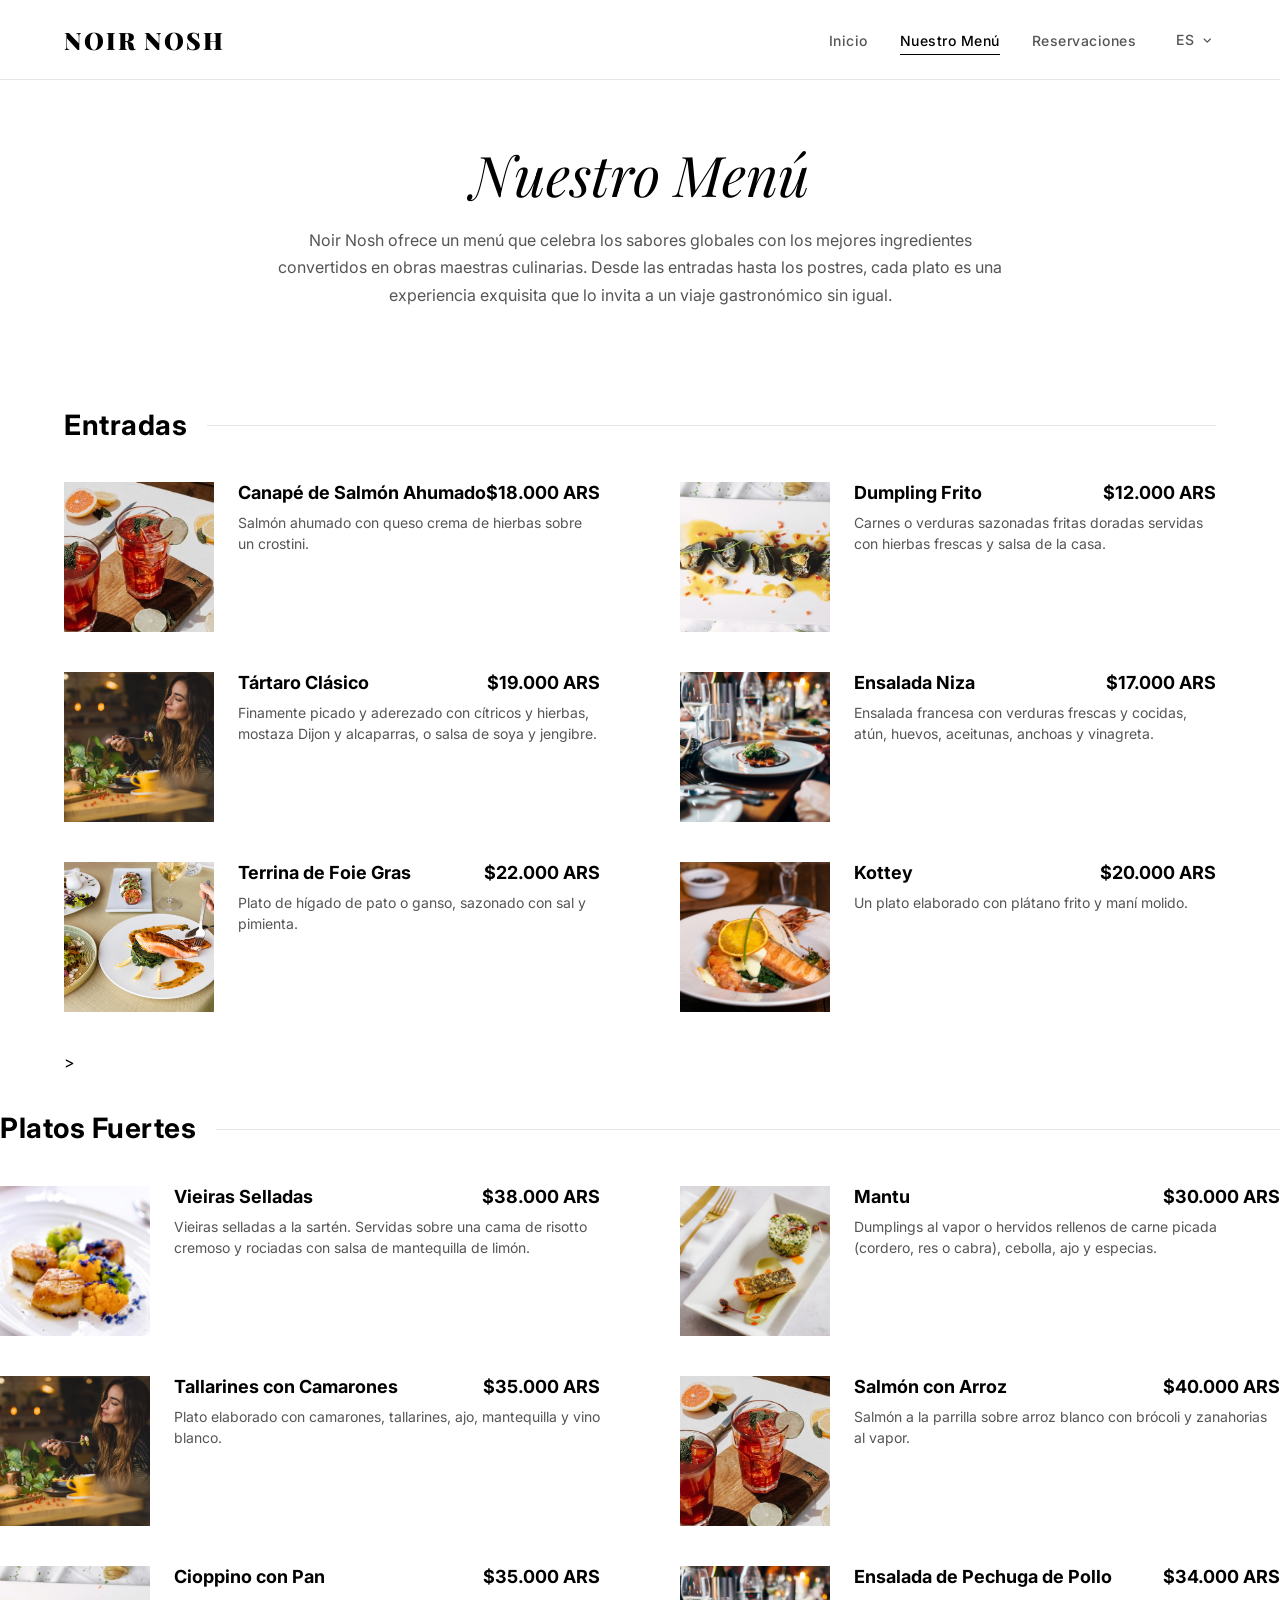
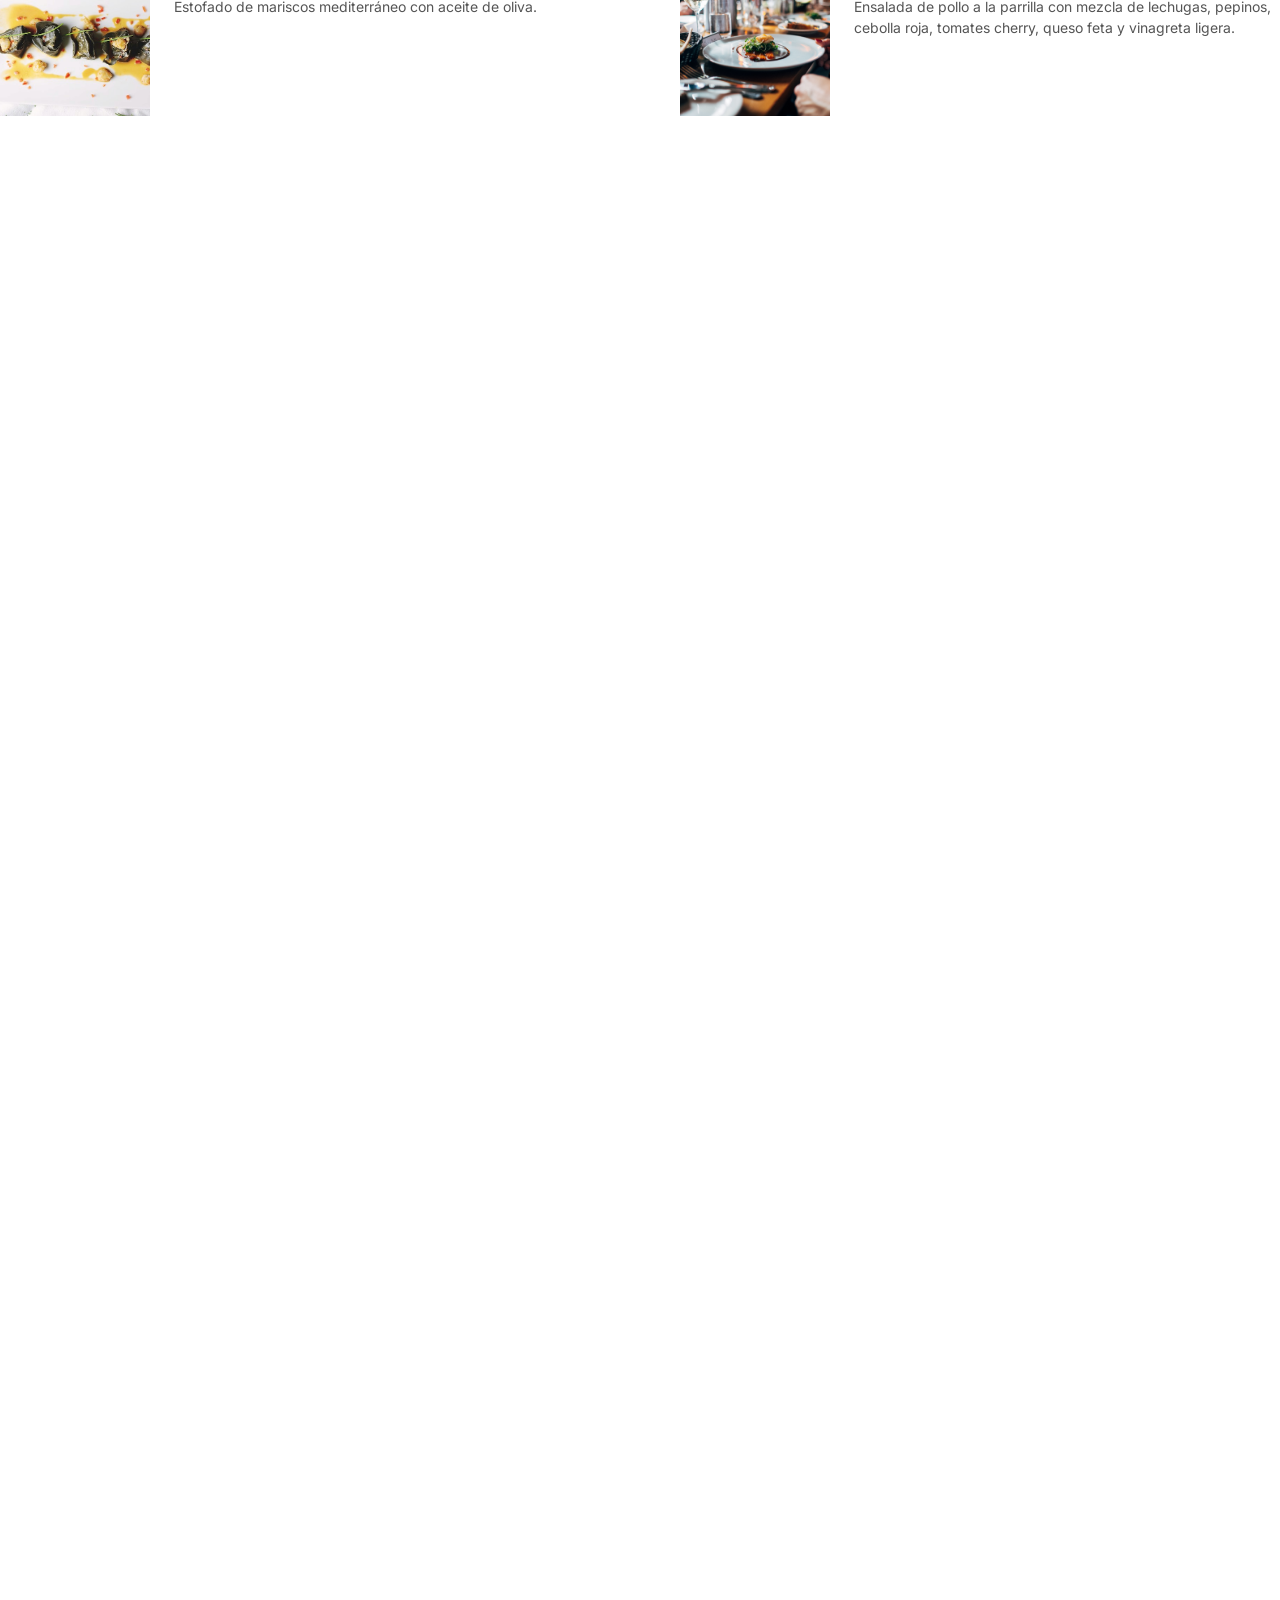
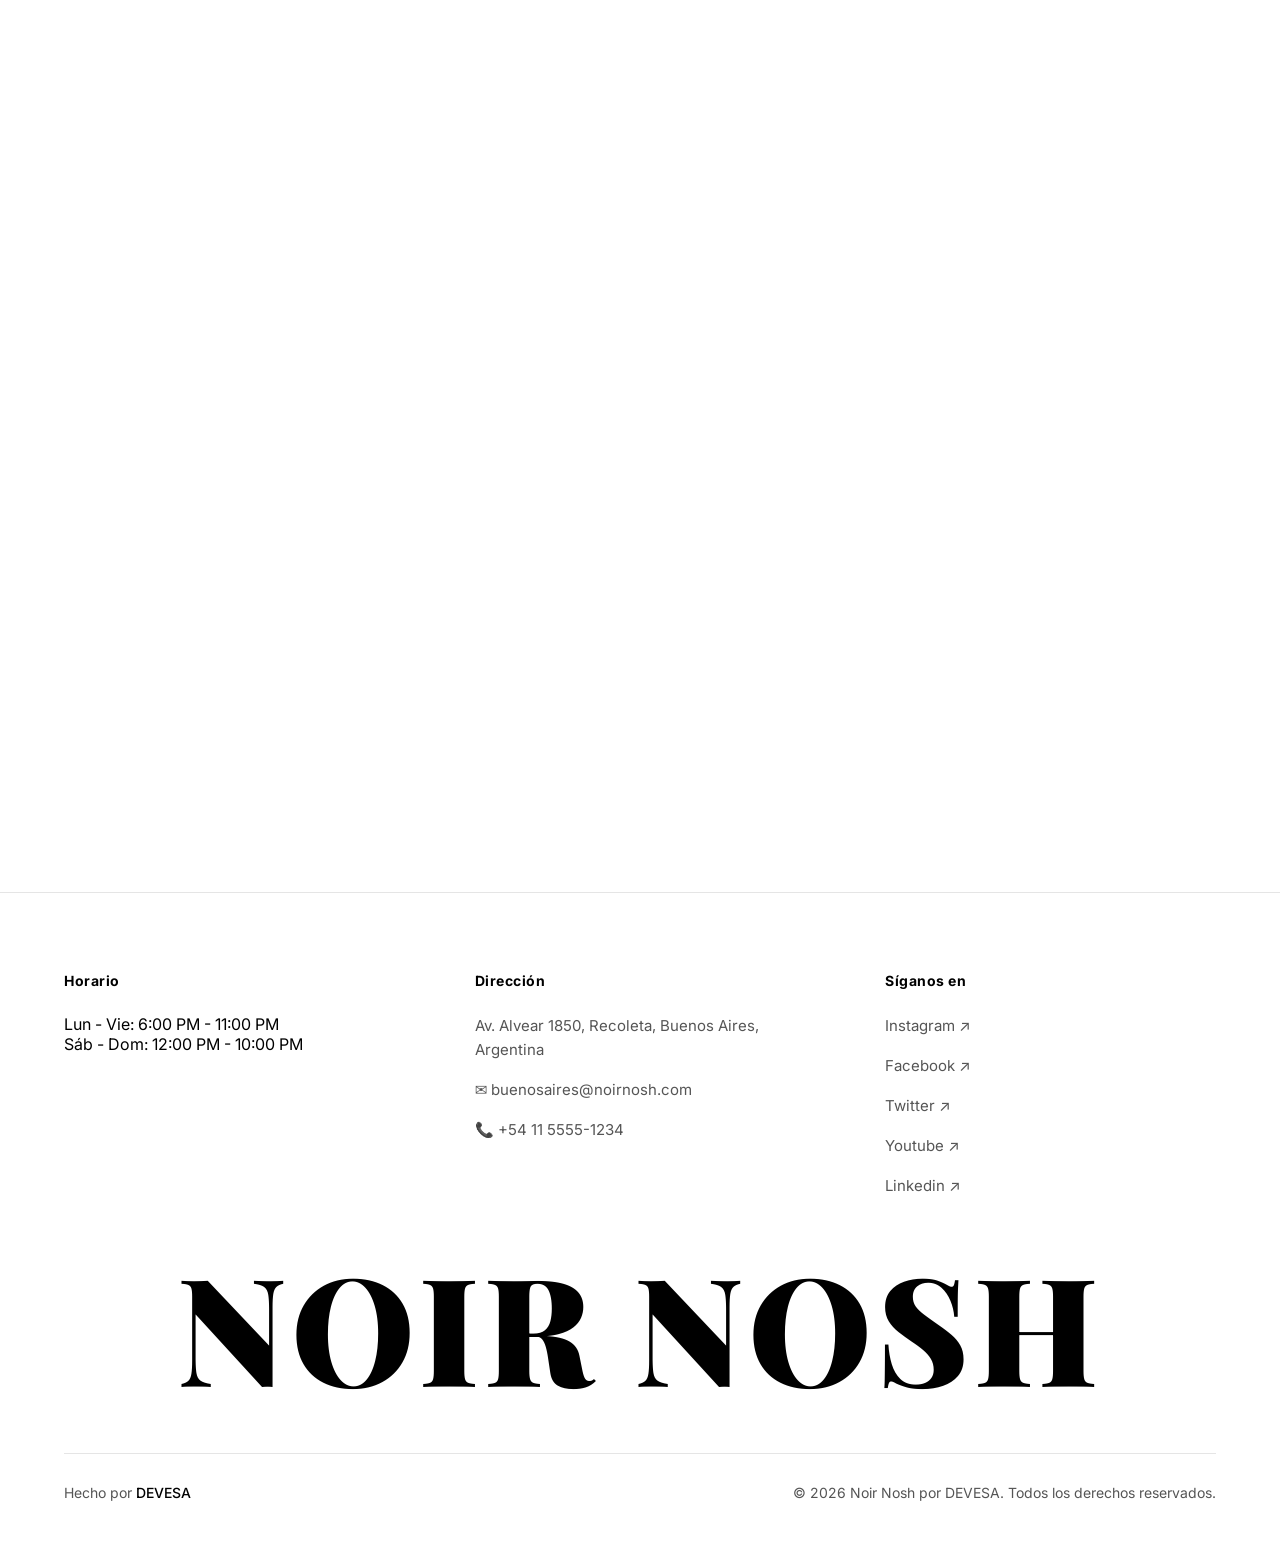
<file: menu.html>
<!DOCTYPE html>
<html lang="es">
<head>
    <meta charset="UTF-8">
    <meta name="viewport" content="width=device-width, initial-scale=1.0">
    <title data-i18n="title_menu">Nuestro Menú - Noir Nosh</title>
    <meta name="description" content="Eleve la presencia en línea de su restaurante con Noir Nosh. Diseñado para establecimientos de alta cocina, combina sofisticación y funcionalidad.">
    <!-- FontAwesome for icons -->
    <link rel="stylesheet" href="https://cdnjs.cloudflare.com/ajax/libs/font-awesome/6.4.0/css/all.min.css">
    <link rel="stylesheet" href="css/style.css">
</head>
<body>

    <!-- Header / Navigation -->
    <header>
        <div class="container nav-container">
            <a href="index.html" class="logo">NOIR NOSH</a>
            
            <button class="hamburger" aria-label="Toggle navigation">
                <span></span>
                <span></span>
                <span></span>
            </button>
            
            <ul class="nav-menu">
                <li><a href="index.html" class="nav-link" data-i18n="nav_home">Inicio</a></li>
                <li><a href="menu.html" class="nav-link active" data-i18n="nav_menu">Nuestro Menú</a></li>
                <li><a href="reservation.html" class="nav-link" data-i18n="nav_reservation">Reservaciones</a></li>
                <li class="nav-lang">
                    <div class="lang-select-wrapper">
                        <select class="lang-select" aria-label="Cambiar idioma">
                            <option value="es" selected>ES</option>
                            <option value="en">EN</option>
                            <option value="fr">FR</option>
                        </select>
                    </div>
                </li>
            </ul>
        </div>
    </header>

    <!-- Menu Header -->
    <section class="menu-header">
        <div class="container reveal">
            <h1 class="font-serif-italic" data-i18n="menu_header_title">Nuestro Menú</h1>
            <p data-i18n="menu_header_desc">Noir Nosh ofrece un menú que celebra los sabores globales con los mejores ingredientes convertidos en obras maestras culinarias. Desde las entradas hasta los postres, cada plato es una experiencia exquisita que lo invita a un viaje gastronómico sin igual.</p>
        </div>
    </section>

    <!-- Menu List Categories -->
    <section class="menu-section" style="padding-bottom: 100px;">
        <div class="container">
                 <!-- Category: Appetizers -->
            <div class="menu-category-section reveal">
                <div class="menu-section-header">
                    <h2 data-i18n="category_appetizers">Entradas</h2>
                    <div class="line"></div>
                </div>
                <div class="menu-grid">
                    
                    <div class="menu-item-card">
                        <div class="menu-item-image-wrapper">
                            <img src="images/4T03vWnvrIfoCBq28NkWT01x0.jpg" alt="Smoked Salmon Canapé" class="menu-item-img">
                        </div>
                        <div class="menu-item-info">
                            <div class="menu-item-header">
                                <h3 class="menu-item-title" data-i18n="dish_salmon_canape_name">Canapé de Salmón Ahumado</h3>
                                <span class="menu-item-price" data-i18n="price_salmon_canape">$18.000 ARS</span>
                            </div>
                            <p class="menu-item-desc" data-i18n="dish_salmon_canape_desc">Salmón ahumado con queso crema de hierbas sobre un crostini.</p>
                        </div>
                    </div>

                    <div class="menu-item-card">
                        <div class="menu-item-image-wrapper">
                            <img src="images/6HF2sMv0DgWZmvNeXb5ptt6c6Lo.jpg" alt="Fried Dumpling" class="menu-item-img">
                        </div>
                        <div class="menu-item-info">
                            <div class="menu-item-header">
                                <h3 class="menu-item-title" data-i18n="dish_fried_dumpling_name">Dumpling Frito</h3>
                                <span class="menu-item-price" data-i18n="price_dumpling">$12.000 ARS</span>
                            </div>
                            <p class="menu-item-desc" data-i18n="dish_fried_dumpling_desc">Carnes o verduras sazonadas fritas doradas servidas con hierbas frescas y salsa de la casa.</p>
                        </div>
                    </div>

                    <div class="menu-item-card">
                        <div class="menu-item-image-wrapper">
                            <img src="images/pIYH6MPP6NNM5aFZhv4HYXlANo.jpg" alt="Classic Tartare" class="menu-item-img">
                        </div>
                        <div class="menu-item-info">
                            <div class="menu-item-header">
                                <h3 class="menu-item-title" data-i18n="dish_classic_tartare_name">Tártaro Clásico</h3>
                                <span class="menu-item-price" data-i18n="price_tartare">$19.000 ARS</span>
                            </div>
                            <p class="menu-item-desc" data-i18n="dish_classic_tartare_desc">Finamente picado y aderezado con cítricos y hierbas, mostaza Dijon y alcaparras, o salsa de soya y jengibre.</p>
                        </div>
                    </div>

                    <div class="menu-item-card">
                        <div class="menu-item-image-wrapper">
                            <img src="images/yk6IXk6ogrIs9xGHSmCtthaJklg.jpg" alt="Niçoise Salad" class="menu-item-img">
                        </div>
                        <div class="menu-item-info">
                            <div class="menu-item-header">
                                <h3 class="menu-item-title" data-i18n="dish_nicoise_salad_name">Ensalada Niza</h3>
                                <span class="menu-item-price" data-i18n="price_nicoise">$17.000 ARS</span>
                            </div>
                            <p class="menu-item-desc" data-i18n="dish_nicoise_salad_desc">Ensalada francesa con verduras frescas y cocidas, atún, huevos, aceitunas, anchoas y vinagreta.</p>
                        </div>
                    </div>

                    <div class="menu-item-card">
                        <div class="menu-item-image-wrapper">
                            <img src="images/VvahEdOue94NRjRUKCjucD2I5Q.jpg" alt="Foie Gras Terrine" class="menu-item-img">
                        </div>
                        <div class="menu-item-info">
                            <div class="menu-item-header">
                                <h3 class="menu-item-title" data-i18n="dish_foie_gras_name">Terrina de Foie Gras</h3>
                                <span class="menu-item-price" data-i18n="price_foie_gras">$22.000 ARS</span>
                            </div>
                            <p class="menu-item-desc" data-i18n="dish_foie_gras_desc">Plato de hígado de pato o ganso, sazonado con sal y pimienta.</p>
                        </div>
                    </div>

                    <div class="menu-item-card">
                        <div class="menu-item-image-wrapper">
                            <img src="images/9YjsS33xD85j2DD6v7vxYzrFpq8.jpg" alt="Kottey" class="menu-item-img">
                        </div>
                        <div class="menu-item-info">
                            <div class="menu-item-header">
                                <h3 class="menu-item-title" data-i18n="dish_kottey_name">Kottey</h3>
                                <span class="menu-item-price" data-i18n="price_kottey">$20.000 ARS</span>
                            </div>
                            <p class="menu-item-desc" data-i18n="dish_kottey_desc">Un plato elaborado con plátano frito y maní molido.</p>
                        </div>
                    </div>
                </div>
            </div>>
            </div>

            <!-- Category: Main Courses -->
            <div class="menu-category-section reveal" style="transition-delay: 0.1s;">
                <div class="menu-section-header">
                    <h2 data-i18n="category_mains">Platos Fuertes</h2>
                    <div class="line"></div>
                </div>
                <div class="menu-grid">
                    
                    <div class="menu-item-card">
                        <div class="menu-item-image-wrapper">
                            <img src="images/Bk5Fd6WVtu5OK6dddjnILglzcU.jpg" alt="Seared Scallops" class="menu-item-img">
                        </div>
                        <div class="menu-item-info">
                            <div class="menu-item-header">
                                <h3 class="menu-item-title" data-i18n="dish_seared_scallops_name">Vieiras Selladas</h3>
                                <span class="menu-item-price" data-i18n="price_scallops">$38.000 ARS</span>
                            </div>
                            <p class="menu-item-desc" data-i18n="dish_seared_scallops_desc">Vieiras selladas a la sartén. Servidas sobre una cama de risotto cremoso y rociadas con salsa de mantequilla de limón.</p>
                        </div>
                    </div>

                    <div class="menu-item-card">
                        <div class="menu-item-image-wrapper">
                            <img src="images/HloR5YFXogDNUIVJRezZUEbP4Y.jpg" alt="Mantu" class="menu-item-img">
                        </div>
                        <div class="menu-item-info">
                            <div class="menu-item-header">
                                <h3 class="menu-item-title" data-i18n="dish_mantu_name">Mantu</h3>
                                <span class="menu-item-price" data-i18n="price_mantu">$30.000 ARS</span>
                            </div>
                            <p class="menu-item-desc" data-i18n="dish_mantu_desc">Dumplings al vapor o hervidos rellenos de carne picada (cordero, res o cabra), cebolla, ajo y especias.</p>
                        </div>
                    </div>

                    <div class="menu-item-card">
                        <div class="menu-item-image-wrapper">
                            <img src="images/pIYH6MPP6NNM5aFZhv4HYXlANo.jpg" alt="Shrimp Noodles" class="menu-item-img">
                        </div>
                        <div class="menu-item-info">
                            <div class="menu-item-header">
                                <h3 class="menu-item-title" data-i18n="dish_shrimp_noodles_name">Tallarines con Camarones</h3>
                                <span class="menu-item-price" data-i18n="price_shrimp">$35.000 ARS</span>
                            </div>
                            <p class="menu-item-desc" data-i18n="dish_shrimp_noodles_desc">Plato elaborado con camarones, tallarines, ajo, mantequilla y vino blanco.</p>
                        </div>
                    </div>

                    <div class="menu-item-card">
                        <div class="menu-item-image-wrapper">
                            <img src="images/4T03vWnvrIfoCBq28NkWT01x0.jpg" alt="Salmon and Rice" class="menu-item-img">
                        </div>
                        <div class="menu-item-info">
                            <div class="menu-item-header">
                                <h3 class="menu-item-title" data-i18n="dish_salmon_rice_name">Salmón con Arroz</h3>
                                <span class="menu-item-price" data-i18n="price_salmon_rice">$40.000 ARS</span>
                            </div>
                            <p class="menu-item-desc" data-i18n="dish_salmon_rice_desc">Salmón a la parrilla sobre arroz blanco con brócoli y zanahorias al vapor.</p>
                        </div>
                    </div>

                    <div class="menu-item-card">
                        <div class="menu-item-image-wrapper">
                            <img src="images/6HF2sMv0DgWZmvNeXb5ptt6c6Lo.jpg" alt="Cioppino with Bread" class="menu-item-img">
                        </div>
                        <div class="menu-item-info">
                            <div class="menu-item-header">
                                <h3 class="menu-item-title" data-i18n="dish_cioppino_name">Cioppino con Pan</h3>
                                <span class="menu-item-price" data-i18n="price_cioppino">$35.000 ARS</span>
                            </div>
                            <p class="menu-item-desc" data-i18n="dish_cioppino_desc">Estofado de mariscos mediterráneo con aceite de oliva.</p>
                        </div>
                    </div>

                    <div class="menu-item-card">
                        <div class="menu-item-image-wrapper">
                            <img src="images/yk6IXk6ogrIs9xGHSmCtthaJklg.jpg" alt="Chicken Breast Salad" class="menu-item-img">
                        </div>
                        <div class="menu-item-info">
                            <div class="menu-item-header">
                                <h3 class="menu-item-title" data-i18n="dish_chicken_salad_name">Ensalada de Pechuga de Pollo</h3>
                                <span class="menu-item-price" data-i18n="price_chicken_salad">$34.000 ARS</span>
                            </div>
                            <p class="menu-item-desc" data-i18n="dish_chicken_salad_desc">Ensalada de pollo a la parrilla con mezcla de lechugas, pepinos, cebolla roja, tomates cherry, queso feta y vinagreta ligera.</p>
                        </div>
                    </div>
                </div>
            </div>

            <!-- Category: Vegetarian Delights -->
            <div class="menu-category-section reveal" style="transition-delay: 0.1s;">
                <div class="menu-section-header">
                    <h2 data-i18n="category_veggie">Delicias Vegetarianas</h2>
                    <div class="line"></div>
                </div>
                <div class="menu-grid">
                    
                    <div class="menu-item-card">
                        <div class="menu-item-image-wrapper">
                            <img src="images/IXq5urAEeB5NSgi4i2kqZcjFQ.jpg" alt="Avocado Toast with Blueberries" class="menu-item-img">
                        </div>
                        <div class="menu-item-info">
                            <div class="menu-item-header">
                                <h3 class="menu-item-title" data-i18n="dish_avocado_toast_name">Tostada de Aguacate con Arándanos</h3>
                                <span class="menu-item-price" data-i18n="price_avocado_toast">$18.000 ARS</span>
                            </div>
                            <p class="menu-item-desc" data-i18n="dish_avocado_toast_desc">Pan integral tostado con aguacate suave y compota vibrante de arándanos y limón. Espolvoreado con semillas de girasol.</p>
                        </div>
                    </div>

                    <div class="menu-item-card">
                        <div class="menu-item-image-wrapper">
                            <img src="images/yk6IXk6ogrIs9xGHSmCtthaJklg.jpg" alt="Green Salad" class="menu-item-img">
                        </div>
                        <div class="menu-item-info">
                            <div class="menu-item-header">
                                <h3 class="menu-item-title" data-i18n="dish_green_salad_name">Ensalada Verde</h3>
                                <span class="menu-item-price" data-i18n="price_green_salad">$16.000 ARS</span>
                            </div>
                            <p class="menu-item-desc" data-i18n="dish_green_salad_desc">Mezcla de hojas verdes como lechuga, espinaca y col rizada.</p>
                        </div>
                    </div>

                    <div class="menu-item-card">
                        <div class="menu-item-image-wrapper">
                            <img src="images/4T03vWnvrIfoCBq28NkWT01x0.jpg" alt="Corn Cob" class="menu-item-img">
                        </div>
                        <div class="menu-item-info">
                            <div class="menu-item-header">
                                <h3 class="menu-item-title" data-i18n="dish_corn_cob_name">Mazorca de Maíz</h3>
                                <span class="menu-item-price" data-i18n="price_corn_cob">$15.000 ARS</span>
                            </div>
                            <p class="menu-item-desc" data-i18n="dish_corn_cob_desc">Maíz en brocheta con una mezcla colorida de paprika, puerro, cebolla roja y salsa cremosa.</p>
                        </div>
                    </div>

                    <div class="menu-item-card">
                        <div class="menu-item-image-wrapper">
                            <img src="images/6HF2sMv0DgWZmvNeXb5ptt6c6Lo.jpg" alt="Tomato Pesto Pasta" class="menu-item-img">
                        </div>
                        <div class="menu-item-info">
                            <div class="menu-item-header">
                                <h3 class="menu-item-title" data-i18n="dish_tomato_pasta_name">Pasta con Pesto de Tomate</h3>
                                <span class="menu-item-price" data-i18n="price_tomato_pasta">$25.000 ARS</span>
                            </div>
                            <p class="menu-item-desc" data-i18n="dish_tomato_pasta_desc">Pasta al dente mezclada con pesto de albahaca aromático, adornada con rodajas de tomate fresco maduro.</p>
                        </div>
                    </div>

                    <div class="menu-item-card">
                        <div class="menu-item-image-wrapper">
                            <img src="images/pIYH6MPP6NNM5aFZhv4HYXlANo.jpg" alt="Green Veggie Cauliflower" class="menu-item-img">
                        </div>
                        <div class="menu-item-info">
                            <div class="menu-item-header">
                                <h3 class="menu-item-title" data-i18n="dish_cauliflower_name">Coliflor con Verduras Verdes</h3>
                                <span class="menu-item-price" data-i18n="price_cauliflower">$22.000 ARS</span>
                            </div>
                            <p class="menu-item-desc" data-i18n="dish_cauliflower_desc">Coliflor tierna mezclada con una variedad de verduras verdes vibrantes, sazonada a la perfección.</p>
                        </div>
                    </div>

                    <div class="menu-item-card">
                        <div class="menu-item-image-wrapper">
                            <img src="images/VvahEdOue94NRjRUKCjucD2I5Q.jpg" alt="Vegan Sandwich" class="menu-item-img">
                        </div>
                        <div class="menu-item-info">
                            <div class="menu-item-header">
                                <h3 class="menu-item-title" data-i18n="dish_vegan_sandwich_name">Sándwich Vegano</h3>
                                <span class="menu-item-price" data-i18n="price_vegan_sandwich">$20.000 ARS</span>
                            </div>
                            <p class="menu-item-desc" data-i18n="dish_vegan_sandwich_desc">Mayonesa sriracha picante combinada con col crujiente y pepino fresco en pan de masa madre tostado.</p>
                        </div>
                    </div>
                </div>
            </div>

            <!-- Category: Dessert Ateliers -->
            <div class="menu-category-section reveal" style="transition-delay: 0.1s;">
                <div class="menu-section-header">
                    <h2 data-i18n="category_dessert">Postres</h2>
                    <div class="line"></div>
                </div>
                <div class="menu-grid">
                    
                    <div class="menu-item-card">
                        <div class="menu-item-image-wrapper">
                            <img src="images/i4DELa3voyVOmRCMgX7CZ4m6dg.jpg" alt="Strawberry Mille-Feuille" class="menu-item-img">
                        </div>
                        <div class="menu-item-info">
                            <div class="menu-item-header">
                                <h3 class="menu-item-title" data-i18n="dish_mille_feuille_name">Milhojas de Fresa</h3>
                                <span class="menu-item-price" data-i18n="price_mille_feuille">$14.000 ARS</span>
                            </div>
                            <p class="menu-item-desc" data-i18n="dish_mille_feuille_desc">Capas de hojaldre crujiente, crema de vainilla y fresas frescas que armonizan en una danza decadente.</p>
                        </div>
                    </div>

                    <div class="menu-item-card">
                        <div class="menu-item-image-wrapper">
                            <img src="images/5m9FMGGuU6tLOEu2EklkFZW0UNc.jpg" alt="Fruit Parfait" class="menu-item-img">
                        </div>
                        <div class="menu-item-info">
                            <div class="menu-item-header">
                                <h3 class="menu-item-title" data-i18n="dish_fruit_parfait_name">Parfait de Frutas</h3>
                                <span class="menu-item-price" data-i18n="price_fruit_parfait">$12.000 ARS</span>
                            </div>
                            <p class="menu-item-desc" data-i18n="dish_fruit_parfait_desc">Postre en capas elaborado con yogur griego, granola y frutos rojos.</p>
                        </div>
                    </div>

                    <div class="menu-item-card">
                        <div class="menu-item-image-wrapper">
                            <img src="images/IXq5urAEeB5NSgi4i2kqZcjFQ.jpg" alt="Matcha Moonbeam Sundae" class="menu-item-img">
                        </div>
                        <div class="menu-item-info">
                            <div class="menu-item-header">
                                <h3 class="menu-item-title" data-i18n="dish_matcha_sundae_name">Copa Matcha Moonbeam</h3>
                                <span class="menu-item-price" data-i18n="price_matcha_sundae">$13.000 ARS</span>
                            </div>
                            <p class="menu-item-desc" data-i18n="dish_matcha_sundae_desc">Matcha moonbeam sobre remolinos de vainilla con un toque de néctar y susurro floral.</p>
                        </div>
                    </div>

                    <div class="menu-item-card">
                        <div class="menu-item-image-wrapper">
                            <img src="images/4T03vWnvrIfoCBq28NkWT01x0.jpg" alt="Chocolate Volcano" class="menu-item-img">
                        </div>
                        <div class="menu-item-info">
                            <div class="menu-item-header">
                                <h3 class="menu-item-title" data-i18n="dish_chocolate_volcano_name">Volcán de Chocolate</h3>
                                <span class="menu-item-price" data-i18n="price_chocolate_volcano">$15.000 ARS</span>
                            </div>
                            <p class="menu-item-desc" data-i18n="dish_chocolate_volcano_desc">Postre decadente con un centro de chocolate tibio y líquido rodeado de una fina capa de bizcocho.</p>
                        </div>
                    </div>

                    <div class="menu-item-card">
                        <div class="menu-item-image-wrapper">
                            <img src="images/6HF2sMv0DgWZmvNeXb5ptt6c6Lo.jpg" alt="Blueberry Cheesecake" class="menu-item-img">
                        </div>
                        <div class="menu-item-info">
                            <div class="menu-item-header">
                                <h3 class="menu-item-title" data-i18n="dish_blueberry_cheesecake_name">Cheesecake de Arándanos</h3>
                                <span class="menu-item-price" data-i18n="price_blueberry_cheesecake">$14.000 ARS</span>
                            </div>
                            <p class="menu-item-desc" data-i18n="dish_blueberry_cheesecake_desc">Base de galleta graham, relleno de queso crema con crema agria, huevos, azúcar y vainilla.</p>
                        </div>
                    </div>

                    <div class="menu-item-card">
                        <div class="menu-item-image-wrapper">
                            <img src="images/5m9FMGGuU6tLOEu2EklkFZW0UNc.jpg" alt="Strawberry Crepe" class="menu-item-img">
                        </div>
                        <div class="menu-item-info">
                            <div class="menu-item-header">
                                <h3 class="menu-item-title" data-i18n="dish_strawberry_crepe_name">Crepa de Fresa</h3>
                                <span class="menu-item-price" data-i18n="price_strawberry_crepe">$13.000 ARS</span>
                            </div>
                            <p class="menu-item-desc" data-i18n="dish_strawberry_crepe_desc">Delicada crepa adornada con crema batida, frambuesas dulces y coronada con una fresa fresca.</p>
                        </div>
                    </div>
                </div>
            </div>

            <!-- Category: Beverages -->
            <div class="menu-category-section reveal" style="transition-delay: 0.1s;">
                <div class="menu-section-header">
                    <h2 data-i18n="category_beverages">Bebidas</h2>
                    <div class="line"></div>
                </div>
                <div class="menu-grid">
                    
                    <div class="menu-item-card">
                        <div class="menu-item-image-wrapper">
                            <img src="images/Bk5Fd6WVtu5OK6dddjnILglzcU.jpg" alt="French 75" class="menu-item-img">
                        </div>
                        <div class="menu-item-info">
                            <div class="menu-item-header">
                                <h3 class="menu-item-title" data-i18n="dish_french75_name">French 75</h3>
                                <span class="menu-item-price" data-i18n="price_french75">$15.000 ARS</span>
                            </div>
                            <p class="menu-item-desc" data-i18n="dish_french75_desc">Cóctel de ginebra y champán con jugo de limón y azúcar, que ofrece una bebida burbujeante.</p>
                        </div>
                    </div>

                    <div class="menu-item-card">
                        <div class="menu-item-image-wrapper">
                            <img src="images/C0Mmki23I126ItvtUPpxdZnCQQ.jpg" alt="Vetz Spritz" class="menu-item-img">
                        </div>
                        <div class="menu-item-info">
                            <div class="menu-item-header">
                                <h3 class="menu-item-title" data-i18n="dish_vetz_spritz_name">Vetz Spritz</h3>
                                <span class="menu-item-price" data-i18n="price_vetz_spritz">$14.000 ARS</span>
                            </div>
                            <p class="menu-item-desc" data-i18n="dish_vetz_spritz_desc">Aperol Spritz con lima y romero.</p>
                        </div>
                    </div>

                    <div class="menu-item-card">
                        <div class="menu-item-image-wrapper">
                            <img src="images/C0Mmki23I126ItvtUPpxdZnCQQ.jpg" alt="Cranberry Juice" class="menu-item-img">
                        </div>
                        <div class="menu-item-info">
                            <div class="menu-item-header">
                                <h3 class="menu-item-title" data-i18n="dish_cranberry_juice_name">Jugo de Arándano</h3>
                                <span class="menu-item-price" data-i18n="price_cranberry_juice">$7.000 ARS</span>
                            </div>
                            <p class="menu-item-desc" data-i18n="dish_cranberry_juice_desc">Bebida de arándano agria y refrescante, con múltiples beneficios para la salud.</p>
                        </div>
                    </div>

                    <div class="menu-item-card">
                        <div class="menu-item-image-wrapper">
                            <img src="images/uZYF7vPBbj6MmClelu92cx1IEs.jpg" alt="Iced Tea" class="menu-item-img">
                        </div>
                        <div class="menu-item-info">
                            <div class="menu-item-header">
                                <h3 class="menu-item-title" data-i18n="dish_iced_tea_name">Té Helado</h3>
                                <span class="menu-item-price" data-i18n="price_iced_tea">$5.000 ARS</span>
                            </div>
                            <p class="menu-item-desc" data-i18n="dish_iced_tea_desc">Bebida refrescante de hojas de té negro en infusión de agua caliente y luego enfriada.</p>
                        </div>
                    </div>

                    <div class="menu-item-card">
                        <div class="menu-item-image-wrapper">
                            <img src="images/uZYF7vPBbj6MmClelu92cx1IEs.jpg" alt="Respite Cocktail" class="menu-item-img">
                        </div>
                        <div class="menu-item-info">
                            <div class="menu-item-header">
                                <h3 class="menu-item-title" data-i18n="dish_respite_cocktail_name">Cóctel Respite</h3>
                                <span class="menu-item-price" data-i18n="price_respite_cocktail">$16.000 ARS</span>
                            </div>
                            <p class="menu-item-desc" data-i18n="dish_respite_cocktail_desc">Cóctel a base de ginebra con licor de flor de saúco, jugo de lima, pepino y adorno de romero.</p>
                        </div>
                    </div>

                    <div class="menu-item-card">
                        <div class="menu-item-image-wrapper">
                            <img src="images/Bk5Fd6WVtu5OK6dddjnILglzcU.jpg" alt="Whiskey Sour" class="menu-item-img">
                        </div>
                        <div class="menu-item-info">
                            <div class="menu-item-header">
                                <h3 class="menu-item-title" data-i18n="dish_whiskey_sour_name">Whiskey Sour</h3>
                                <span class="menu-item-price" data-i18n="price_whiskey_sour">$15.000 ARS</span>
                            </div>
                            <p class="menu-item-desc" data-i18n="dish_whiskey_sour_desc">Un cóctel clásico elaborado con whiskey, jugo de limón, azúcar y clara de huevo. Es ácido y dulce.</p>
                        </div>
                    </div>
                </div>
            </div>
            
        </div>
    </section>

    <!-- CTA Banner -->
    <a href="reservation.html" class="cta-banner reveal">
        <div class="container cta-banner-content">
            <div class="cta-banner-title" data-i18n="cta_banner_title">Reservar una Mesa</div>
            <div class="cta-banner-arrow">→</div>
        </div>
    </a>

    <!-- Footer -->
    <footer>
        <div class="container">
            <div class="footer-grid">
                <div class="footer-column">
                    <h3 data-i18n="footer_hours">Horario</h3>
                    <ul data-i18n="footer_hours_days">
                        <li>Lun - Vie: 6:00 PM - 11:00 PM</li>
                        <li>Sáb - Dom: 12:00 PM - 10:00 PM</li>
                    </ul>
                </div>
                <div class="footer-column">
                    <h3 data-i18n="footer_address">Dirección</h3>
                    <ul data-i18n="footer_address_details">
                        <li>Av. Alvear 1850, Recoleta, Buenos Aires, Argentina</li>
                        <li>✉ buenosaires@noirnosh.com</li>
                        <li>📞 +54 11 5555-1234</li>
                    </ul>
                </div>
                <div class="footer-column">
                    <h3 data-i18n="footer_follow">Síganos en</h3>
                    <ul>
                        <li><a href="https://instagram.com" target="_blank">Instagram ↗</a></li>
                        <li><a href="https://facebook.com" target="_blank">Facebook ↗</a></li>
                        <li><a href="https://twitter.com" target="_blank">Twitter ↗</a></li>
                        <li><a href="https://youtube.com" target="_blank">Youtube ↗</a></li>
                        <li><a href="https://linkedin.com" target="_blank">Linkedin ↗</a></li>
                    </ul>
                </div>
            </div>
            
            <div class="footer-wordmark-container">
                <div class="footer-wordmark">NOIR NOSH</div>
            </div>
            
            <div class="footer-bottom">
                <div class="footer-credits" data-i18n="footer_credits">Hecho por <a href="#" target="_blank">DEVESA</a></div>
                <div class="footer-copyright" data-i18n="footer_copyright">© 2026 Noir Nosh por DEVESA. Todos los derechos reservados.</div>
            </div>
        </div>
    </footer>

    <script src="js/translations.js"></script>
    <script src="js/main.js"></script>
</body>
</html>
</file>
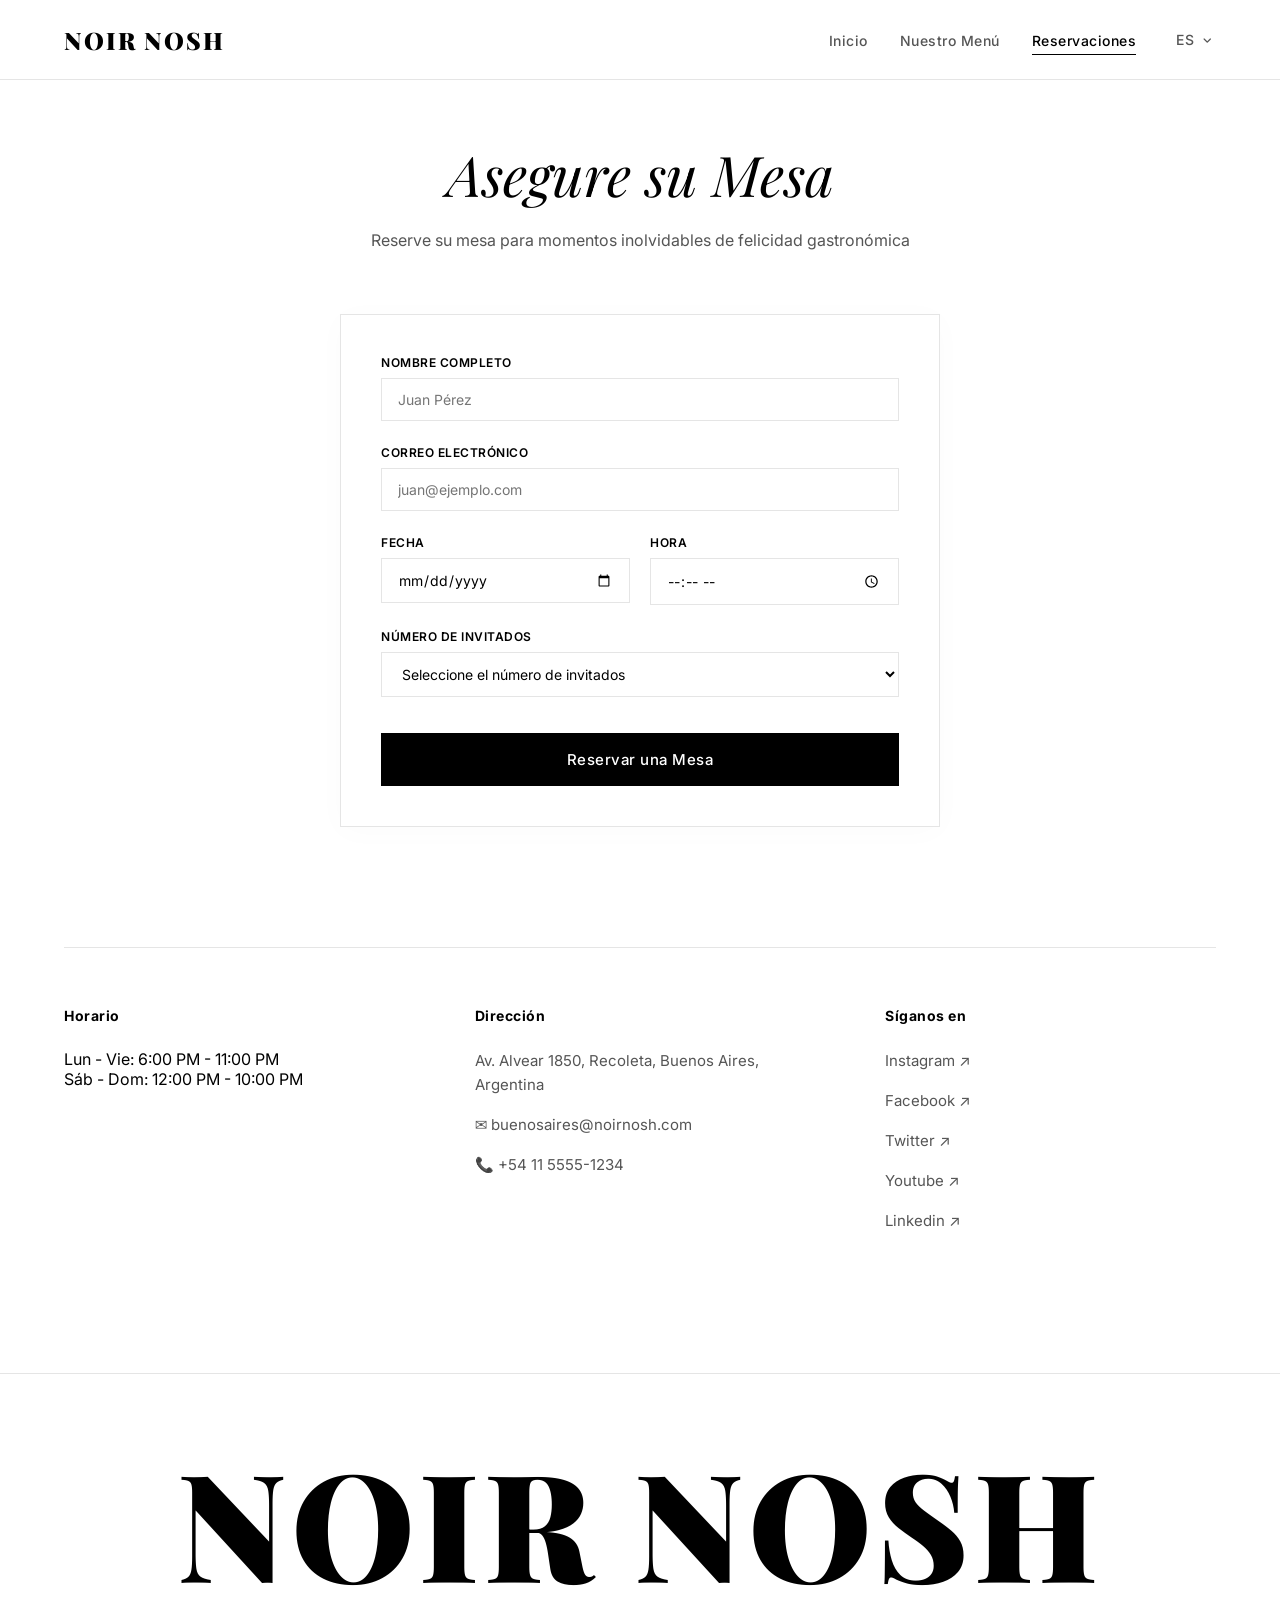
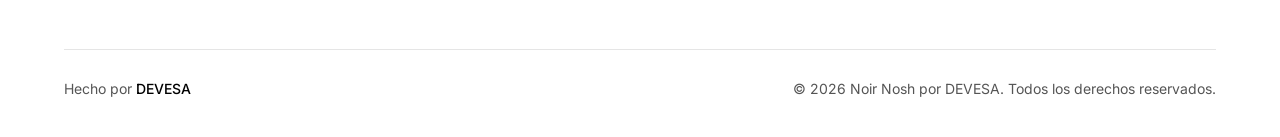
<file: reservation.html>
<!DOCTYPE html>
<html lang="es">
<head>
    <meta charset="UTF-8">
    <meta name="viewport" content="width=device-width, initial-scale=1.0">
    <title data-i18n="title_reservation">Reservaciones - Noir Nosh</title>
    <meta name="description" content="Eleve la presencia en línea de su restaurante con Noir Nosh. Diseñado para establecimientos de alta cocina, combina sofisticación y funcionalidad.">
    <!-- FontAwesome for icons -->
    <link rel="stylesheet" href="https://cdnjs.cloudflare.com/ajax/libs/font-awesome/6.4.0/css/all.min.css">
    <link rel="stylesheet" href="css/style.css">
</head>
<body>

    <!-- Header / Navigation -->
    <header>
        <div class="container nav-container">
            <a href="index.html" class="logo">NOIR NOSH</a>
            
            <button class="hamburger" aria-label="Toggle navigation">
                <span></span>
                <span></span>
                <span></span>
            </button>
            
            <ul class="nav-menu">
                <li><a href="index.html" class="nav-link" data-i18n="nav_home">Inicio</a></li>
                <li><a href="menu.html" class="nav-link" data-i18n="nav_menu">Nuestro Menú</a></li>
                <li><a href="reservation.html" class="nav-link active" data-i18n="nav_reservation">Reservaciones</a></li>
                <li class="nav-lang">
                    <div class="lang-select-wrapper">
                        <select class="lang-select" aria-label="Cambiar idioma">
                            <option value="es" selected>ES</option>
                            <option value="en">EN</option>
                            <option value="fr">FR</option>
                        </select>
                    </div>
                </li>
            </ul>
        </div>
    </header>

    <!-- Reservation Section -->
    <section class="reservation-section section-padding">
        <div class="container" style="display: flex; flex-direction: column; align-items: center;">
            
            <!-- Reservation Header -->
            <div class="reservation-header reveal">
                <h1 class="font-serif-italic" data-i18n="res_header_title">Asegure su Mesa</h1>
                <p data-i18n="res_header_desc">Reserve su mesa para momentos inolvidables de felicidad gastronómica</p>
            </div>
            
            <!-- Reservation Form Card -->
            <div class="reservation-form-container reveal" style="transition-delay: 0.1s;">
                <form id="reservation-form" class="reservation-form">
                    <div class="form-group">
                        <label for="res-name" data-i18n="label_name">Nombre Completo</label>
                        <input type="text" id="res-name" required placeholder="Juan Pérez" data-i18n-placeholder="placeholder_name">
                    </div>
                    
                    <div class="form-group">
                        <label for="res-email" data-i18n="label_email">Correo Electrónico</label>
                        <input type="email" id="res-email" required placeholder="juan@ejemplo.com" data-i18n-placeholder="placeholder_email">
                    </div>
                    
                    <div class="form-row">
                        <div class="form-group">
                            <label for="res-date" data-i18n="label_date">Fecha</label>
                            <input type="date" id="res-date" required>
                        </div>
                        <div class="form-group">
                            <label for="res-time" data-i18n="label_time">Hora</label>
                            <input type="time" id="res-time" required>
                        </div>
                    </div>
                    
                    <div class="form-group">
                        <label for="res-guests" data-i18n="label_guests">Número de Invitados</label>
                        <select id="res-guests" required>
                            <option value="" disabled selected data-i18n="placeholder_guests">Seleccione el número de invitados</option>
                            <option value="1" data-i18n="guest_option_1">1 Persona</option>
                            <option value="2" data-i18n="guest_option_2">2 Personas</option>
                            <option value="3" data-i18n="guest_option_3">3 Personas</option>
                            <option value="4" data-i18n="guest_option_4">4 Personas</option>
                            <option value="5" data-i18n="guest_option_5">5 Personas</option>
                            <option value="6" data-i18n="guest_option_6">6+ Personas</option>
                        </select>
                    </div>
                    
                    <button type="submit" class="btn btn-primary" style="width: 100%;" data-i18n="btn_submit">Reservar una Mesa</button>
                </form>
            </div>
            
            <!-- 3 Column Contact Columns -->
            <div class="footer-grid reveal" style="width: 100%; border-top: 1px solid var(--color-dark-gray); padding-top: 60px; margin-top: 40px;">
                <div class="footer-column">
                    <h3 data-i18n="footer_hours">Horario</h3>
                    <ul data-i18n="footer_hours_days">
                        <li>Lun - Vie: 6:00 PM - 11:00 PM</li>
                        <li>Sáb - Dom: 12:00 PM - 10:00 PM</li>
                    </ul>
                </div>
                <div class="footer-column">
                    <h3 data-i18n="footer_address">Dirección</h3>
                    <ul data-i18n="footer_address_details">
                        <li>Av. Alvear 1850, Recoleta, Buenos Aires, Argentina</li>
                        <li>✉ buenosaires@noirnosh.com</li>
                        <li>📞 +54 11 5555-1234</li>
                    </ul>
                </div>
                <div class="footer-column">
                    <h3 data-i18n="footer_follow">Síganos en</h3>
                    <ul>
                        <li><a href="https://instagram.com" target="_blank">Instagram ↗</a></li>
                        <li><a href="https://facebook.com" target="_blank">Facebook ↗</a></li>
                        <li><a href="https://twitter.com" target="_blank">Twitter ↗</a></li>
                        <li><a href="https://youtube.com" target="_blank">Youtube ↗</a></li>
                        <li><a href="https://linkedin.com" target="_blank">Linkedin ↗</a></li>
                    </ul>
                </div>
            </div>

        </div>
    </section>

    <!-- Success Modal Overlay -->
    <div id="success-modal-overlay" class="modal-overlay">
        <div class="success-modal">
            <div class="success-icon">
                <i class="fa-solid fa-check"></i>
            </div>
            <h3 data-i18n="modal_success_title">¡Reservación Exitosa!</h3>
            <p data-i18n="modal_success_desc">Su mesa ha sido reservada. Se ha enviado un correo electrónico de confirmación con los detalles.</p>
            <p id="modal-reservation-details" style="background-color: #f5f5f5; padding: 16px; border: 1px solid #e5e5e5; width: 100%; color: #000000; font-family: var(--font-body); font-size: 13px; line-height: 1.5;"></p>
            <button id="modal-close-btn" class="btn btn-primary" style="margin-top: 12px; width: 100%;" data-i18n="modal_close_btn">Excelente, Gracias</button>
        </div>
    </div>

    <!-- Footer -->
    <footer>
        <div class="container">
            <div class="footer-wordmark-container" style="border-top: none;">
                <div class="footer-wordmark">NOIR NOSH</div>
            </div>
            
            <div class="footer-bottom">
                <div class="footer-credits" data-i18n="footer_credits">Hecho por <a href="#" target="_blank">DEVESA</a></div>
                <div class="footer-copyright" data-i18n="footer_copyright">© 2026 Noir Nosh por DEVESA. Todos los derechos reservados.</div>
            </div>
        </div>
    </footer>

    <script src="js/translations.js"></script>
    <script src="js/main.js"></script>
</body>
</html>
</file>
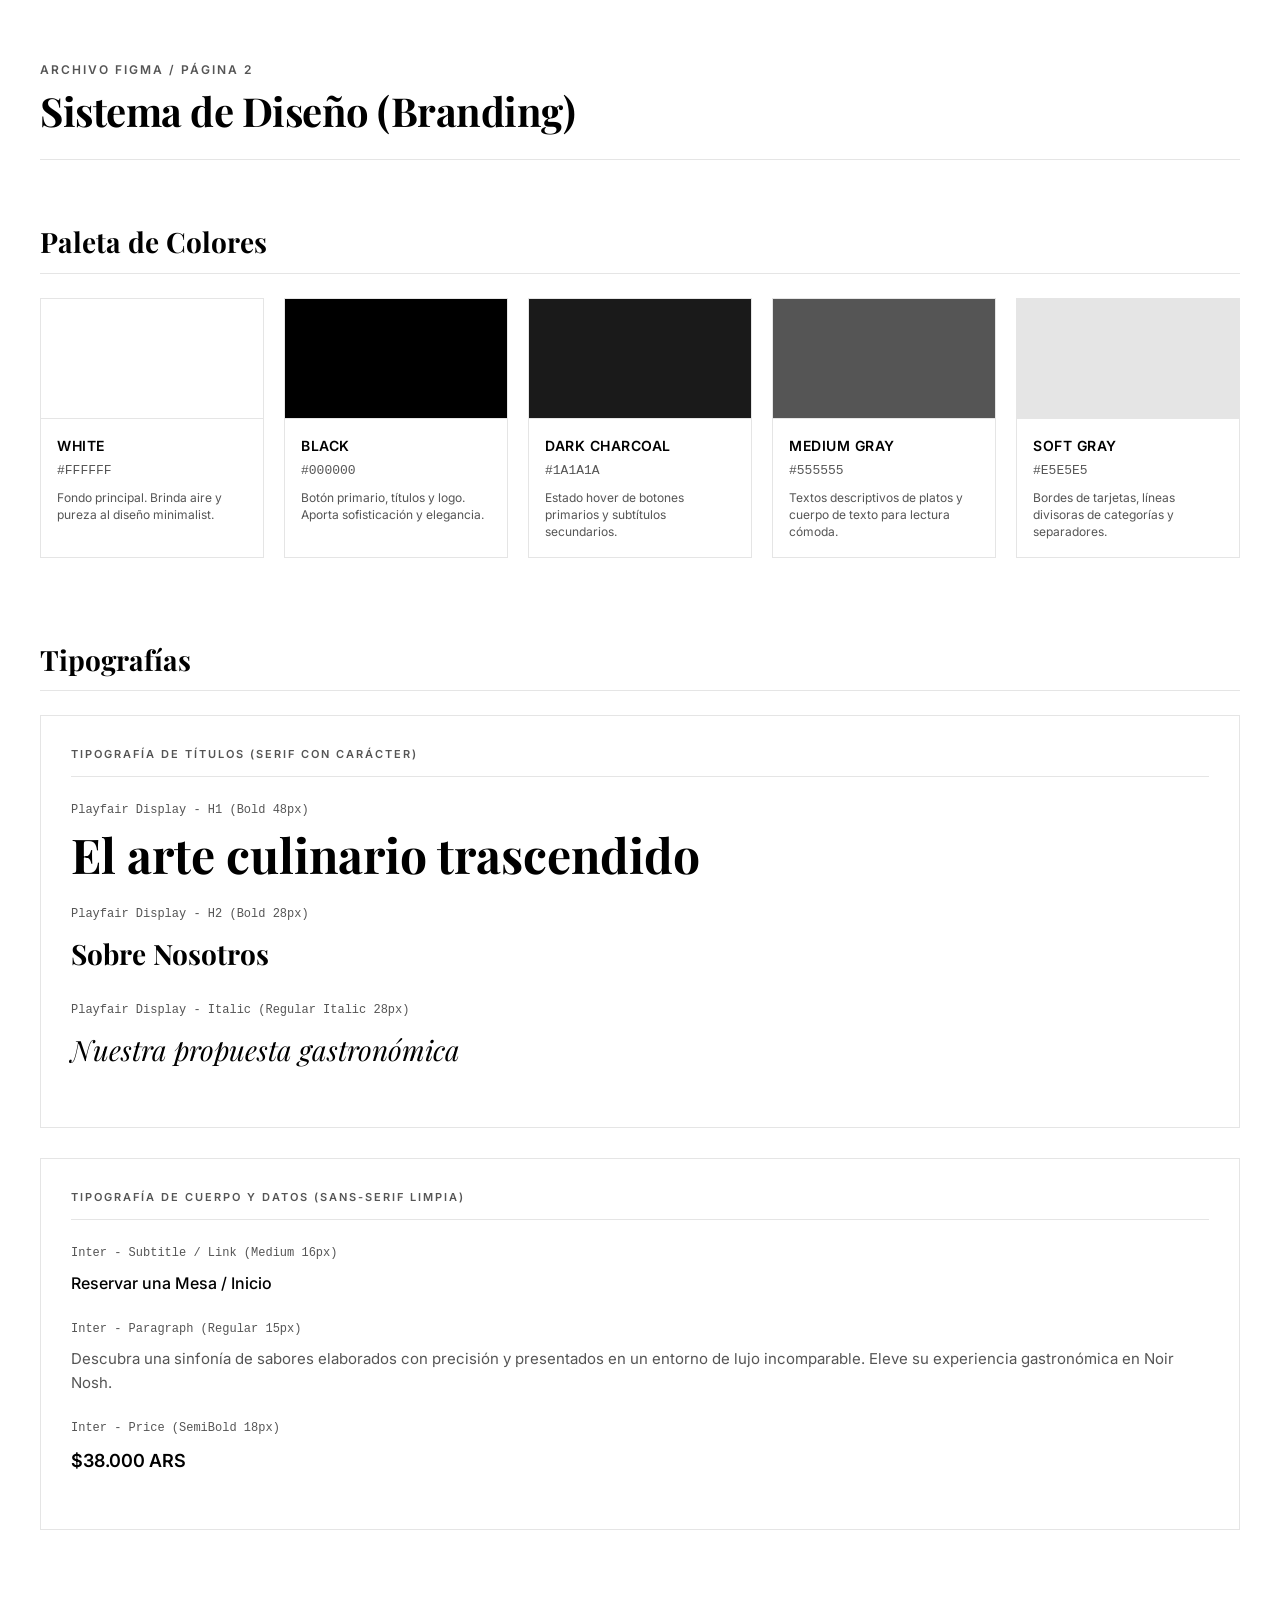
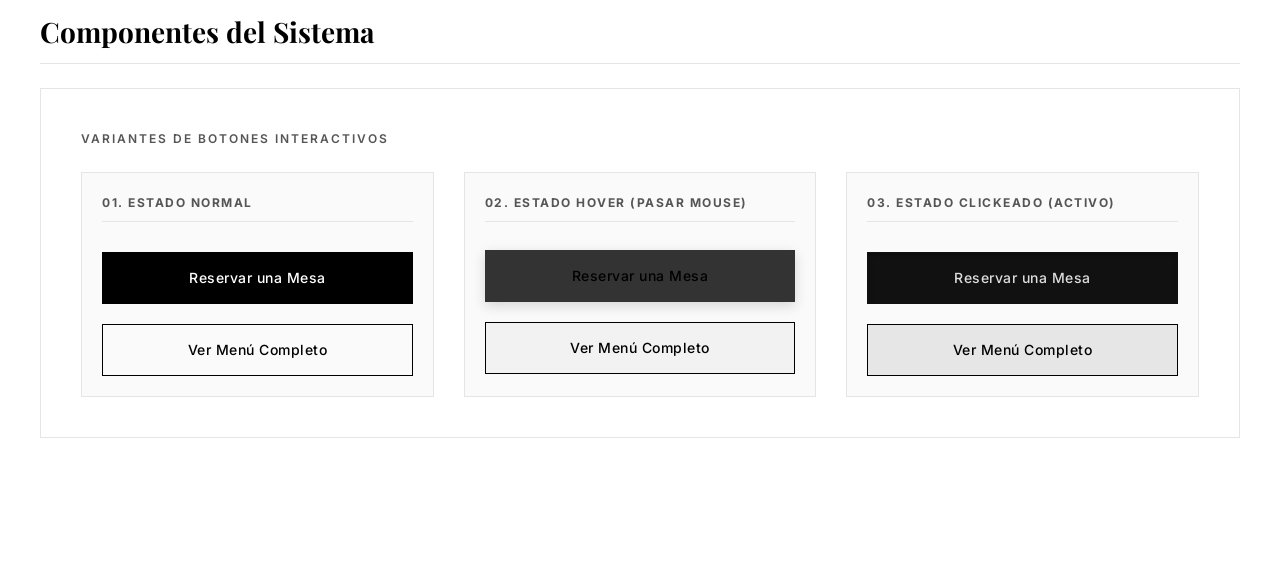
<file: sistemadiseno.html>
<!DOCTYPE html>
<html lang="es">
<head>
    <meta charset="UTF-8">
    <meta name="viewport" content="width=device-width, initial-scale=1.0">
    <meta name="robots" content="noindex, nofollow">
    <title>Sistema de Diseño - Noir Nosh Figma Documentation</title>
    <!-- Google Fonts -->
    <link rel="preconnect" href="https://fonts.googleapis.com">
    <link rel="preconnect" href="https://fonts.gstatic.com" crossorigin>
    <link href="https://fonts.googleapis.com/css2?family=Inter:wght@300;400;500;600;700&family=Playfair+Display:ital,wght@0,400;0,700;1,400;1,700&display=swap" rel="stylesheet">
    <style>
        :root {
            /* Noir Nosh Premium Light Minimalist variables */
            --color-white: #ffffff;
            --color-bg-black: #ffffff;
            --color-bg-dark: #ffffff;
            --color-offwhite: #000000;
            --color-light-gray: #1a1a1a;
            --color-gray: #555555;
            --color-dark-gray: #e5e5e5;
            
            --color-gold: #000000;
            --color-gold-hover: #333333;
            --color-gold-glow: rgba(0, 0, 0, 0.05);

            --font-heading: 'Playfair Display', Georgia, serif;
            --font-body: 'Inter', system-ui, -apple-system, sans-serif;
            --transition-smooth: all 0.3s cubic-bezier(0.16, 1, 0.3, 1);
        }

        * {
            margin: 0;
            padding: 0;
            box-sizing: border-box;
        }

        body {
            background-color: var(--color-bg-black);
            color: var(--color-offwhite);
            font-family: var(--font-body);
            line-height: 1.6;
            padding: 60px 24px;
            -webkit-font-smoothing: antialiased;
        }

        .container {
            max-width: 1200px;
            margin: 0 auto;
        }

        /* Header Styles */
        header {
            margin-bottom: 60px;
            border-bottom: 1px solid var(--color-dark-gray);
            padding-bottom: 24px;
        }

        .breadcrumb {
            font-size: 12px;
            text-transform: uppercase;
            letter-spacing: 2px;
            color: var(--color-gray);
            margin-bottom: 8px;
            font-weight: 600;
        }

        h1 {
            font-family: var(--font-heading);
            font-size: 40px;
            font-weight: 700;
            letter-spacing: -0.5px;
            line-height: 1.2;
        }

        h2 {
            font-family: var(--font-heading);
            font-size: 28px;
            font-weight: 700;
            margin-bottom: 24px;
            border-bottom: 1px solid var(--color-dark-gray);
            padding-bottom: 8px;
        }

        .section {
            margin-bottom: 80px;
        }

        /* Color Palette Grid */
        .color-grid {
            display: grid;
            grid-template-columns: repeat(5, 1fr);
            gap: 20px;
        }

        @media (max-width: 900px) {
            .color-grid {
                grid-template-columns: repeat(3, 1fr);
            }
        }

        @media (max-width: 600px) {
            .color-grid {
                grid-template-columns: 1fr;
            }
        }

        .color-swatch-card {
            border: 1px solid var(--color-dark-gray);
            border-radius: 0;
            overflow: hidden;
            transition: var(--transition-smooth);
        }

        .color-swatch-card:hover {
            transform: translateY(-4px);
            box-shadow: 0 10px 30px rgba(0, 0, 0, 0.05);
        }

        .swatch {
            height: 120px;
            width: 100%;
            border-bottom: 1px solid var(--color-dark-gray);
        }

        .swatch-info {
            padding: 16px;
        }

        .swatch-name {
            font-size: 14px;
            font-weight: 600;
            margin-bottom: 4px;
            text-transform: uppercase;
            letter-spacing: 0.5px;
        }

        .swatch-hex {
            font-family: monospace;
            font-size: 13px;
            color: var(--color-gray);
            margin-bottom: 8px;
        }

        .swatch-use {
            font-size: 12px;
            color: var(--color-gray);
            line-height: 1.4;
        }

        /* Typography Showcase */
        .typography-grid {
            display: grid;
            grid-template-columns: 1fr;
            gap: 30px;
        }

        .font-specimen {
            border: 1px solid var(--color-dark-gray);
            padding: 30px;
        }

        .specimen-label {
            font-size: 11px;
            font-weight: 600;
            text-transform: uppercase;
            letter-spacing: 2px;
            color: var(--color-gray);
            border-bottom: 1px solid var(--color-dark-gray);
            padding-bottom: 12px;
            margin-bottom: 24px;
        }

        .typo-sample {
            margin-bottom: 24px;
        }

        .typo-name {
            font-size: 12px;
            font-family: monospace;
            color: var(--color-gray);
            margin-bottom: 8px;
        }

        .display-large {
            font-family: var(--font-heading);
            font-size: 48px;
            font-weight: 700;
            line-height: 1.1;
        }

        .display-medium {
            font-family: var(--font-heading);
            font-size: 28px;
            font-weight: 700;
        }

        .display-italic {
            font-family: var(--font-heading);
            font-style: italic;
            font-weight: 400;
            font-size: 28px;
        }

        .body-large {
            font-family: var(--font-body);
            font-size: 16px;
            font-weight: 500;
        }

        .body-regular {
            font-family: var(--font-body);
            font-size: 15px;
            font-weight: 400;
            color: var(--color-gray);
        }

        .price-text {
            font-family: var(--font-body);
            font-size: 18px;
            font-weight: 600;
        }

        /* Buttons Component Grid */
        .component-section {
            border: 1px solid var(--color-dark-gray);
            padding: 40px;
            margin-bottom: 40px;
        }

        .component-grid {
            display: grid;
            grid-template-columns: repeat(3, 1fr);
            gap: 30px;
            margin-top: 24px;
        }

        @media (max-width: 900px) {
            .component-grid {
                grid-template-columns: 1fr;
            }
        }

        .component-column {
            display: flex;
            flex-direction: column;
            align-items: flex-start;
            gap: 20px;
            padding: 20px;
            background-color: #fafafa;
            border: 1px solid var(--color-dark-gray);
        }

        .column-title {
            font-size: 12px;
            font-weight: 700;
            text-transform: uppercase;
            letter-spacing: 1.5px;
            color: var(--color-gray);
            border-bottom: 1px solid var(--color-dark-gray);
            width: 100%;
            padding-bottom: 8px;
            margin-bottom: 10px;
        }

        /* Button elements styling replicating style.css */
        .btn {
            display: inline-flex;
            align-items: center;
            justify-content: center;
            padding: 14px 28px;
            font-family: var(--font-body);
            font-size: 14px;
            font-weight: 500;
            letter-spacing: 0.5px;
            border-radius: 0;
            cursor: pointer;
            width: 100%;
            text-align: center;
        }

        /* Normal State */
        .btn-primary-normal {
            background-color: var(--color-gold);
            color: var(--color-white);
            border: 1px solid var(--color-gold);
        }

        .btn-secondary-normal {
            background-color: transparent;
            color: var(--color-gold);
            border: 1px solid var(--color-gold);
        }

        /* Hover State (Simulated) */
        .btn-primary-hover {
            background-color: var(--color-gold-hover);
            border: 1px solid var(--color-gold-hover);
            transform: translateY(-2px);
            box-shadow: 0 4px 12px rgba(0,0,0,0.15);
        }

        .btn-secondary-hover {
            background-color: rgba(0, 0, 0, 0.03);
            color: var(--color-gold);
            border: 1px solid var(--color-gold);
            transform: translateY(-2px);
        }

        /* Clicked State (Simulated) */
        .btn-primary-clicked {
            background-color: #111111;
            border: 1px solid #111111;
            transform: translateY(0);
            box-shadow: inset 0 2px 4px rgba(0,0,0,0.3);
            color: #dddddd;
        }

        .btn-secondary-clicked {
            background-color: rgba(0, 0, 0, 0.08);
            color: var(--color-gold);
            border: 1px solid var(--color-gold);
            transform: translateY(0);
        }
    </style>
</head>
<body>
    <div class="container">
        <!-- Header -->
        <header>
            <div class="breadcrumb">Archivo Figma / Página 2</div>
            <h1>Sistema de Diseño (Branding)</h1>
        </header>

        <!-- Section 1: Color Palette -->
        <section class="section">
            <h2>Paleta de Colores</h2>
            <div class="color-grid">
                <!-- Blanco -->
                <div class="color-swatch-card">
                    <div class="swatch" style="background-color: #ffffff;"></div>
                    <div class="swatch-info">
                        <div class="swatch-name">White</div>
                        <div class="swatch-hex">#FFFFFF</div>
                        <div class="swatch-use">Fondo principal. Brinda aire y pureza al diseño minimalist.</div>
                    </div>
                </div>
                <!-- Negro -->
                <div class="color-swatch-card">
                    <div class="swatch" style="background-color: #000000;"></div>
                    <div class="swatch-info">
                        <div class="swatch-name">Black</div>
                        <div class="swatch-hex">#000000</div>
                        <div class="swatch-use">Botón primario, títulos y logo. Aporta sofisticación y elegancia.</div>
                    </div>
                </div>
                <!-- Dark Gray / Light Gray var -->
                <div class="color-swatch-card">
                    <div class="swatch" style="background-color: #1a1a1a;"></div>
                    <div class="swatch-info">
                        <div class="swatch-name">Dark Charcoal</div>
                        <div class="swatch-hex">#1A1A1A</div>
                        <div class="swatch-use">Estado hover de botones primarios y subtítulos secundarios.</div>
                    </div>
                </div>
                <!-- Gray -->
                <div class="color-swatch-card">
                    <div class="swatch" style="background-color: #555555;"></div>
                    <div class="swatch-info">
                        <div class="swatch-name">Medium Gray</div>
                        <div class="swatch-hex">#555555</div>
                        <div class="swatch-use">Textos descriptivos de platos y cuerpo de texto para lectura cómoda.</div>
                    </div>
                </div>
                <!-- Light Gray -->
                <div class="color-swatch-card">
                    <div class="swatch" style="background-color: #e5e5e5;"></div>
                    <div class="swatch-info">
                        <div class="swatch-name">Soft Gray</div>
                        <div class="swatch-hex">#E5E5E5</div>
                        <div class="swatch-use">Bordes de tarjetas, líneas divisoras de categorías y separadores.</div>
                    </div>
                </div>
            </div>
        </section>

        <!-- Section 2: Typography -->
        <section class="section">
            <h2>Tipografías</h2>
            <div class="typography-grid">
                <!-- Heading Specimen -->
                <div class="font-specimen">
                    <div class="specimen-label">Tipografía de Títulos (Serif con Carácter)</div>
                    
                    <div class="typo-sample">
                        <div class="typo-name">Playfair Display - H1 (Bold 48px)</div>
                        <div class="display-large">El arte culinario trascendido</div>
                    </div>
                    
                    <div class="typo-sample">
                        <div class="typo-name">Playfair Display - H2 (Bold 28px)</div>
                        <div class="display-medium">Sobre Nosotros</div>
                    </div>

                    <div class="typo-sample">
                        <div class="typo-name">Playfair Display - Italic (Regular Italic 28px)</div>
                        <div class="display-italic">Nuestra propuesta gastronómica</div>
                    </div>
                </div>

                <!-- Body Specimen -->
                <div class="font-specimen">
                    <div class="specimen-label">Tipografía de Cuerpo y Datos (Sans-Serif Limpia)</div>
                    
                    <div class="typo-sample">
                        <div class="typo-name">Inter - Subtitle / Link (Medium 16px)</div>
                        <div class="body-large">Reservar una Mesa / Inicio</div>
                    </div>

                    <div class="typo-sample">
                        <div class="typo-name">Inter - Paragraph (Regular 15px)</div>
                        <div class="body-regular">Descubra una sinfonía de sabores elaborados con precisión y presentados en un entorno de lujo incomparable. Eleve su experiencia gastronómica en Noir Nosh.</div>
                    </div>

                    <div class="typo-sample">
                        <div class="typo-name">Inter - Price (SemiBold 18px)</div>
                        <div class="price-text">$38.000 ARS</div>
                    </div>
                </div>
            </div>
        </section>

        <!-- Section 3: Buttons States Component -->
        <section class="section">
            <h2>Componentes del Sistema</h2>
            <div class="component-section">
                <div class="breadcrumb">Variantes de Botones Interactivos</div>
                
                <div class="component-grid">
                    <!-- Normal Column -->
                    <div class="component-column">
                        <div class="column-title">01. Estado Normal</div>
                        <div class="btn btn-primary-normal">Reservar una Mesa</div>
                        <div class="btn btn-secondary-normal">Ver Menú Completo</div>
                    </div>

                    <!-- Hover Column -->
                    <div class="component-column">
                        <div class="column-title">02. Estado Hover (Pasar mouse)</div>
                        <div class="btn btn-primary-hover">Reservar una Mesa</div>
                        <div class="btn btn-secondary-hover">Ver Menú Completo</div>
                    </div>

                    <!-- Clicked Column -->
                    <div class="component-column">
                        <div class="column-title">03. Estado Clickeado (Activo)</div>
                        <div class="btn btn-primary-clicked">Reservar una Mesa</div>
                        <div class="btn btn-secondary-clicked">Ver Menú Completo</div>
                    </div>
                </div>
            </div>
        </section>
    </div>
</body>
</html>
</file>
<file: css/style.css>
@import url('https://fonts.googleapis.com/css2?family=Inter:wght@300;400;500;600;700&family=Playfair+Display:ital,wght@0,400;0,700;1,400;1,700&display=swap');

:root {
    /* Color Palette - Premium Light Minimalist */
    --color-white: #ffffff;
    --color-bg-black: #ffffff;
    --color-bg-dark: #ffffff;
    --color-offwhite: #000000;
    --color-light-gray: #1a1a1a;
    --color-gray: #555555;
    --color-dark-gray: #e5e5e5;
    
    /* Active color for buttons/accents is Solid Black */
    --color-gold: #000000;
    --color-gold-hover: #333333;
    --color-gold-glow: rgba(0, 0, 0, 0.05);

    /* Fonts */
    --font-heading: 'Playfair Display', Georgia, serif;
    --font-body: 'Inter', system-ui, -apple-system, sans-serif;

    /* Transitions */
    --transition-smooth: all 0.4s cubic-bezier(0.16, 1, 0.3, 1);
    
    /* Layout Variables */
    --header-height: 80px;
    --max-width: 1200px;
}

/* Reset */
* {
    margin: 0;
    padding: 0;
    box-sizing: border-box;
}

html {
    scroll-behavior: smooth;
    background-color: var(--color-bg-black);
    color: var(--color-offwhite);
    font-family: var(--font-body);
    -webkit-font-smoothing: antialiased;
}

body {
    background-color: var(--color-bg-black);
    min-height: 100vh;
    display: flex;
    flex-direction: column;
    overflow-x: hidden;
}

/* Typography */
h1, h2, h3, h4, h5, h6 {
    font-family: var(--font-body);
    color: var(--color-offwhite);
    font-weight: 700;
    line-height: 1.2;
}

p {
    font-family: var(--font-body);
    color: var(--color-gray);
    font-size: 15px;
    line-height: 1.6;
    font-weight: 400;
}

a {
    color: inherit;
    text-decoration: none;
    transition: var(--transition-smooth);
}

/* Elegant Font Classes */
.font-serif {
    font-family: var(--font-heading);
    font-weight: 700;
}

.font-serif-italic {
    font-family: var(--font-heading);
    font-style: italic;
    font-weight: 400;
}

/* Buttons - Minimalist Sharp Corners */
.btn {
    display: inline-flex;
    align-items: center;
    justify-content: center;
    padding: 14px 28px;
    font-family: var(--font-body);
    font-size: 14px;
    font-weight: 500;
    letter-spacing: 0.5px;
    border-radius: 0; /* Sharp corners */
    cursor: pointer;
    transition: var(--transition-smooth);
}

.btn-primary {
    background-color: var(--color-gold);
    color: var(--color-white);
    border: 1px solid var(--color-gold);
}

.btn-primary:hover {
    background-color: var(--color-gold-hover);
    border-color: var(--color-gold-hover);
    transform: translateY(-2px);
}

.btn-secondary {
    background-color: transparent;
    color: var(--color-gold);
    border: 1px solid var(--color-gold);
}

.btn-secondary:hover {
    background-color: rgba(0, 0, 0, 0.03);
    transform: translateY(-2px);
}

/* Layout Containers */
.container {
    max-width: var(--max-width);
    margin: 0 auto;
    padding: 0 24px;
    width: 100%;
}

.section-padding {
    padding: 100px 0;
}

/* Header & Navigation */
header {
    height: var(--header-height);
    display: flex;
    align-items: center;
    position: fixed;
    top: 0;
    left: 0;
    width: 100%;
    z-index: 1000;
    background-color: rgba(255, 255, 255, 0.95);
    backdrop-filter: blur(12px);
    border-bottom: 1px solid var(--color-dark-gray);
    transition: var(--transition-smooth);
}

header.scrolled {
    background-color: #ffffff;
    box-shadow: 0 4px 20px rgba(0, 0, 0, 0.05);
}

.nav-container {
    display: flex;
    align-items: center;
    justify-content: space-between;
    width: 100%;
}

.logo {
    font-family: var(--font-heading);
    font-size: 24px;
    font-weight: 900;
    letter-spacing: 2px;
    color: var(--color-gold);
}

.logo span {
    color: var(--color-gold);
}

.nav-menu {
    display: flex;
    align-items: center;
    list-style: none;
    gap: 32px;
}

.nav-link {
    font-size: 14px;
    font-weight: 500;
    color: var(--color-gray);
    letter-spacing: 0.5px;
    position: relative;
    padding: 6px 0;
}

.nav-link::after {
    content: '';
    position: absolute;
    bottom: 0;
    left: 0;
    width: 0;
    height: 1px;
    background-color: var(--color-gold);
    transition: var(--transition-smooth);
}

.nav-link:hover {
    color: var(--color-gold);
}

.nav-link:hover::after,
.nav-link.active::after {
    width: 100%;
}

.nav-link.active {
    color: var(--color-gold);
}

.nav-cta {
    display: flex;
    align-items: center;
}

.nav-cta .btn {
    padding: 10px 20px;
    font-size: 13px;
}

/* Language Selector */
.nav-lang {
    display: flex;
    align-items: center;
}

.lang-select-wrapper {
    position: relative;
    display: inline-flex;
    align-items: center;
}

.lang-select {
    appearance: none;
    -webkit-appearance: none;
    -moz-appearance: none;
    background-color: transparent;
    border: none;
    color: var(--color-gray);
    font-family: var(--font-body);
    font-size: 14px;
    font-weight: 500;
    letter-spacing: 0.5px;
    padding: 6px 20px 6px 8px;
    cursor: pointer;
    text-transform: uppercase;
    transition: var(--transition-smooth);
    outline: none;
}

.lang-select:hover {
    color: var(--color-gold);
}

.lang-select-wrapper::after {
    content: '\f107'; /* FontAwesome angle down icon */
    font-family: 'Font Awesome 6 Free';
    font-weight: 900;
    font-size: 10px;
    color: var(--color-gray);
    position: absolute;
    right: 4px;
    pointer-events: none;
    transition: var(--transition-smooth);
}

.lang-select-wrapper:hover::after {
    color: var(--color-gold);
}

.lang-select option {
    background-color: var(--color-white);
    color: var(--color-offwhite);
    font-family: var(--font-body);
    font-size: 14px;
}

/* Hamburger Menu */
.hamburger {
    display: none;
    flex-direction: column;
    gap: 6px;
    cursor: pointer;
    background: none;
    border: none;
    padding: 4px;
}

.hamburger span {
    display: block;
    width: 24px;
    height: 2px;
    background-color: var(--color-gold);
    transition: var(--transition-smooth);
}

/* Home Hero Section */
.hero {
    min-height: 80vh;
    display: flex;
    align-items: center;
    padding-top: calc(var(--header-height) + 60px);
    padding-bottom: 60px;
    overflow: hidden;
    position: relative;
}

.hero-grid {
    display: grid;
    grid-template-columns: 1.1fr 0.9fr;
    gap: 80px;
    align-items: start;
}

.hero-content {
    display: flex;
    flex-direction: column;
    gap: 24px;
}

.hero-title {
    font-size: clamp(36px, 4.5vw, 54px);
    line-height: 1.15;
    font-weight: 800;
    color: var(--color-gold);
}

.hero-desc-wrapper {
    display: flex;
    flex-direction: column;
    gap: 28px;
    margin-top: 10px;
}

.hero-desc {
    font-size: 18px;
    line-height: 1.6;
    color: var(--color-gray);
}

.hero-actions {
    display: flex;
    gap: 16px;
}

/* Full Width Image Section */
.full-width-image-section {
    width: 100%;
    padding: 0 24px;
    margin-bottom: 80px;
}

.full-width-image-wrapper {
    width: 100%;
    max-width: var(--max-width);
    margin: 0 auto;
    height: 500px;
    overflow: hidden;
}

.full-width-image-wrapper img {
    width: 100%;
    height: 100%;
    object-fit: cover;
}

/* About Section */
.about {
    background-color: var(--color-bg-white);
    padding: 60px 0;
}

.about-grid {
    display: grid;
    grid-template-columns: 0.8fr 1.2fr;
    gap: 80px;
    align-items: start;
}

.about-content-left h2 {
    font-size: 48px;
}

.about-content-right {
    font-size: 18px;
    line-height: 1.6;
    color: var(--color-gray);
}

/* Hours & Location Section */
.hours-location-section {
    padding: 80px 0;
}

.hours-location-grid {
    display: grid;
    grid-template-columns: 1fr 1fr;
    gap: 80px;
    align-items: center;
}

.hours-location-image-container {
    position: relative;
    width: 100%;
    height: 480px;
}

.hours-location-image-container img {
    width: 100%;
    height: 100%;
    object-fit: cover;
}

/* Michelin Star Badge Overlay */
.michelin-badge {
    position: absolute;
    bottom: -30px;
    right: -30px;
    width: 130px;
    height: 130px;
    background-color: #000000;
    color: #ffffff;
    border-radius: 50%;
    display: flex;
    align-items: center;
    justify-content: center;
    box-shadow: 0 10px 25px rgba(0, 0, 0, 0.2);
    z-index: 10;
}

.michelin-badge svg {
    width: 100%;
    height: 100%;
    animation: rotateSlowly 20s linear infinite;
}

.michelin-badge text {
    fill: #ffffff;
    font-size: 11px;
    letter-spacing: 2px;
    text-transform: uppercase;
    font-weight: 600;
}

@keyframes rotateSlowly {
    from {
        transform: rotate(0deg);
    }
    to {
        transform: rotate(360deg);
    }
}

.hours-location-details {
    display: flex;
    flex-direction: column;
    gap: 40px;
}

.details-block h3 {
    font-size: 24px;
    font-weight: 700;
    margin-bottom: 20px;
    text-transform: none;
}

.details-block p {
    font-size: 16px;
    color: var(--color-gray);
    line-height: 1.8;
}

.details-block p span {
    font-weight: 600;
    color: #000000;
}

/* Menu Highlight Section */
.menu-highlight-section {
    padding: 80px 0;
}

.menu-highlight-header {
    display: grid;
    grid-template-columns: 0.8fr 1.2fr;
    gap: 80px;
    margin-bottom: 60px;
}

.menu-highlight-header h2 {
    font-size: 48px;
}

.menu-highlight-header p {
    font-size: 18px;
    line-height: 1.6;
}

.menu-highlight-images-grid {
    display: grid;
    grid-template-columns: repeat(3, 1fr);
    gap: 24px;
    margin-bottom: 50px;
}

.highlight-image-wrapper {
    height: 380px;
    overflow: hidden;
}

.highlight-image-wrapper img {
    width: 100%;
    height: 100%;
    object-fit: cover;
    transition: var(--transition-smooth);
}

.highlight-image-wrapper:hover img {
    transform: scale(1.03);
}

.menu-highlight-action {
    display: flex;
    justify-content: center;
}

/* Reviews / Testimonials Section */
.reviews-section {
    padding: 80px 0;
}

.reviews-header {
    display: grid;
    grid-template-columns: 0.8fr 1.2fr;
    gap: 80px;
    margin-bottom: 80px;
}

.reviews-header h2 {
    font-size: 48px;
}

.reviews-header p {
    font-size: 18px;
    line-height: 1.6;
}

/* Reviews Grid Blocks */
.review-block-1 {
    display: grid;
    grid-template-columns: 1fr 1.2fr;
    gap: 80px;
    align-items: center;
    margin-bottom: 80px;
}

.review-block-1-image {
    height: 260px;
    overflow: hidden;
}

.review-block-1-image img {
    width: 100%;
    height: 100%;
    object-fit: cover;
}

.review-block-1-text {
    font-size: 32px;
    font-weight: 700;
    line-height: 1.3;
    color: var(--color-gold);
}

.review-block-2 {
    display: grid;
    grid-template-columns: 1fr 1.2fr;
    gap: 80px;
    align-items: start;
    margin-bottom: 80px;
}

.review-block-2-image {
    height: 350px;
    overflow: hidden;
}

.review-block-2-image img {
    width: 100%;
    height: 100%;
    object-fit: cover;
}

.review-block-2-quote {
    display: flex;
    flex-direction: column;
    gap: 20px;
}

.quote-mark {
    font-family: var(--font-heading);
    font-size: 64px;
    line-height: 1;
    color: var(--color-gold);
}

.quote-body {
    font-size: 18px;
    line-height: 1.7;
    color: var(--color-gray);
}

.quote-author {
    font-size: 16px;
    font-weight: 600;
    color: #000000;
}

/* Ambiance Callout */
.ambiance-callout {
    padding: 100px 0;
    text-align: center;
    background-color: var(--color-bg-black);
}

.ambiance-callout h2 {
    font-size: clamp(28px, 4vw, 44px);
    line-height: 1.3;
    max-width: 900px;
    margin: 0 auto;
}

/* Full Width CTA Banner */
.cta-banner {
    display: block;
    background-color: #000000;
    color: #ffffff;
    padding: 60px 0;
    transition: var(--transition-smooth);
    cursor: pointer;
}

.cta-banner:hover {
    background-color: #1a1a1a;
}

.cta-banner-content {
    display: flex;
    justify-content: space-between;
    align-items: center;
}

.cta-banner-title {
    font-size: clamp(32px, 5vw, 54px);
    font-weight: 800;
    color: #ffffff;
    font-family: var(--font-body);
}

.cta-banner-arrow {
    font-size: clamp(32px, 5vw, 54px);
    color: #ffffff;
    transition: var(--transition-smooth);
}

.cta-banner:hover .cta-banner-arrow {
    transform: translateX(15px);
}

/* Menu Page Specific Styles */
.menu-header {
    text-align: center;
    padding-top: calc(var(--header-height) + 60px);
    padding-bottom: 60px;
}

.menu-header h1 {
    font-size: 56px;
    margin-bottom: 20px;
}

.menu-header p {
    max-width: 750px;
    margin: 0 auto;
    font-size: 16px;
    color: var(--color-gray);
    line-height: 1.7;
}

/* Menu Category Layout */
.menu-category-section {
    padding: 40px 0;
}

.menu-section-header {
    display: flex;
    align-items: center;
    gap: 20px;
    margin-bottom: 40px;
}

.menu-section-header h2 {
    font-size: 28px;
    font-weight: 700;
    color: #000000;
    white-space: nowrap;
    letter-spacing: 0.5px;
}

.menu-section-header .line {
    height: 1px;
    background-color: #e5e5e5;
    flex-grow: 1;
}

.menu-grid {
    display: grid;
    grid-template-columns: 1fr 1fr;
    gap: 40px 80px;
}

/* Menu Item Card - Clean Row Styles */
.menu-item-card {
    display: flex;
    gap: 24px;
    background-color: #ffffff;
    border: none;
    height: auto;
    transition: var(--transition-smooth);
}

.menu-item-image-wrapper {
    width: 150px;
    height: 150px;
    flex-shrink: 0;
    overflow: hidden;
}

.menu-item-img {
    width: 100%;
    height: 100%;
    object-fit: cover;
}

.menu-item-info {
    display: flex;
    flex-direction: column;
    justify-content: flex-start;
    flex-grow: 1;
    padding: 0;
}

.menu-item-header {
    display: flex;
    justify-content: space-between;
    align-items: baseline;
    margin-bottom: 8px;
}

.menu-item-title {
    font-size: 18px;
    font-weight: 700;
    color: #000000;
}

.menu-item-price {
    font-size: 18px;
    font-weight: 700;
    color: #000000;
}

.menu-item-desc {
    font-size: 14px;
    color: var(--color-gray);
    line-height: 1.5;
}

/* Reservation Page Specific Styles */
.reservation-section {
    padding-top: calc(var(--header-height) + 60px);
    padding-bottom: 80px;
    display: flex;
    flex-direction: column;
    align-items: center;
}

.reservation-header {
    text-align: center;
    max-width: 700px;
    margin-bottom: 60px;
}

.reservation-header h1 {
    font-size: 56px;
    margin-bottom: 20px;
}

.reservation-header p {
    font-size: 16px;
    color: var(--color-gray);
    line-height: 1.7;
}

.reservation-form-container {
    width: 100%;
    max-width: 600px;
    background-color: #ffffff;
    padding: 40px;
    border: 1px solid var(--color-dark-gray);
    box-shadow: 0 4px 30px rgba(0, 0, 0, 0.02);
    margin-bottom: 80px;
}

.reservation-form {
    display: flex;
    flex-direction: column;
    gap: 24px;
}

.form-group {
    display: flex;
    flex-direction: column;
    gap: 8px;
}

.form-row {
    display: grid;
    grid-template-columns: 1fr 1fr;
    gap: 20px;
}

.form-group label {
    font-family: var(--font-body);
    font-size: 12px;
    font-weight: 600;
    color: #000000;
    letter-spacing: 0.5px;
    text-transform: uppercase;
}

.form-group input,
.form-group select {
    background-color: #ffffff;
    border: 1px solid var(--color-dark-gray);
    border-radius: 0; /* Sharp corners */
    padding: 12px 16px;
    color: #000000;
    font-family: var(--font-body);
    font-size: 14px;
    transition: var(--transition-smooth);
}

.form-group input:focus,
.form-group select:focus {
    outline: none;
    border-color: #000000;
}

.reservation-form .btn {
    margin-top: 12px;
    padding: 16px;
    font-size: 15px;
}

/* Success Modal Overlay */
.modal-overlay {
    position: fixed;
    top: 0;
    left: 0;
    width: 100%;
    height: 100%;
    background-color: rgba(255, 255, 255, 0.95);
    backdrop-filter: blur(8px);
    z-index: 2000;
    display: flex;
    align-items: center;
    justify-content: center;
    opacity: 0;
    pointer-events: none;
    transition: var(--transition-smooth);
}

.modal-overlay.active {
    opacity: 1;
    pointer-events: auto;
}

.success-modal {
    background-color: #ffffff;
    border: 1px solid #000000;
    padding: 48px;
    border-radius: 0;
    max-width: 500px;
    width: 90%;
    text-align: center;
    display: flex;
    flex-direction: column;
    align-items: center;
    gap: 20px;
    transform: scale(0.9);
    transition: var(--transition-smooth);
}

.modal-overlay.active .success-modal {
    transform: scale(1);
}

.success-icon {
    width: 64px;
    height: 64px;
    border-radius: 50%;
    background-color: #f5f5f5;
    border: 1px solid #000000;
    display: flex;
    align-items: center;
    justify-content: center;
    color: #000000;
    font-size: 32px;
    margin-bottom: 8px;
}

.success-modal h3 {
    font-size: 28px;
    font-weight: 700;
}

.success-modal p {
    font-size: 14px;
    margin-bottom: 8px;
}

/* 404 Page Specific Styles */
.error-section {
    flex-grow: 1;
    display: flex;
    align-items: center;
    justify-content: center;
    min-height: calc(100vh - var(--header-height));
    text-align: center;
    padding: 60px 24px;
}

.error-container {
    max-width: 500px;
    display: flex;
    flex-direction: column;
    align-items: center;
    gap: 24px;
}

.error-code {
    font-family: var(--font-heading);
    font-size: 120px;
    color: #000000;
    line-height: 1;
    font-weight: 900;
}

.error-title {
    font-size: 32px;
}

/* Global Footer Styles - Stacked 3 Column */
footer {
    background-color: #ffffff;
    border-top: 1px solid var(--color-dark-gray);
    padding: 80px 0 40px;
    margin-top: auto;
}

.footer-grid {
    display: grid;
    grid-template-columns: repeat(3, 1fr);
    gap: 80px;
    padding-bottom: 60px;
}

.footer-column {
    display: flex;
    flex-direction: column;
    gap: 24px;
}

.footer-column h3 {
    font-family: var(--font-body);
    font-size: 14px;
    font-weight: 700;
    letter-spacing: 0.5px;
    color: #000000;
    text-transform: none;
}

.footer-column ul {
    list-style: none;
    display: flex;
    flex-direction: column;
    gap: 16px;
}

.footer-column li, 
.footer-column a {
    font-size: 15px;
    color: var(--color-gray);
    line-height: 1.6;
}

.footer-column a:hover {
    color: #000000;
}

.footer-wordmark-container {
    padding-bottom: 60px;
    text-align: center;
    border-bottom: 1px solid var(--color-dark-gray);
}

.footer-wordmark {
    font-family: var(--font-heading);
    font-size: clamp(60px, 12vw, 150px);
    font-weight: 900;
    color: #000000;
    letter-spacing: 5px;
    line-height: 0.9;
    text-transform: uppercase;
}

.footer-bottom {
    display: flex;
    justify-content: space-between;
    align-items: center;
    padding-top: 30px;
    font-size: 14px;
    color: var(--color-gray);
}

.footer-copyright {
    color: var(--color-gray);
}

.footer-credits {
    color: var(--color-gray);
}

.footer-credits a {
    color: #000000;
    font-weight: 500;
}

.footer-credits a:hover {
    text-decoration: underline;
}

/* Animations */
@keyframes fadeInUp {
    from {
        opacity: 0;
        transform: translateY(20px);
    }
    to {
        opacity: 1;
        transform: translateY(0);
    }
}

.reveal {
    opacity: 0;
    transform: translateY(30px);
    transition: opacity 0.8s ease, transform 0.8s ease;
}

.reveal.active {
    opacity: 1;
    transform: translateY(0);
}

/* Responsive Queries */
@media (max-width: 992px) {
    .hero-grid {
        grid-template-columns: 1fr;
        gap: 40px;
    }
    
    .hero-desc-wrapper {
        gap: 20px;
    }
    
    .full-width-image-wrapper {
        height: 350px;
    }
    
    .about-grid {
        grid-template-columns: 1fr;
        gap: 30px;
    }
    
    .hours-location-grid {
        grid-template-columns: 1fr;
        gap: 50px;
    }
    
    .hours-location-image-container {
        height: 350px;
    }
    
    .michelin-badge {
        width: 100px;
        height: 100px;
        bottom: -20px;
        right: -20px;
    }
    
    .menu-highlight-header {
        grid-template-columns: 1fr;
        gap: 20px;
    }
    
    .menu-highlight-images-grid {
        grid-template-columns: 1fr;
        gap: 20px;
    }
    
    .highlight-image-wrapper {
        height: 300px;
    }
    
    .reviews-header {
        grid-template-columns: 1fr;
        gap: 20px;
    }
    
    .review-block-1 {
        grid-template-columns: 1fr;
        gap: 30px;
    }
    
    .review-block-2 {
        grid-template-columns: 1fr;
        gap: 30px;
    }
    
    .menu-grid {
        grid-template-columns: 1fr;
        gap: 40px;
    }
    
    .footer-grid {
        grid-template-columns: 1fr;
        gap: 40px;
    }
}

@media (max-width: 768px) {
    :root {
        --header-height: 70px;
    }
    
    .nav-menu {
        position: fixed;
        top: var(--header-height);
        left: -100%;
        width: 100%;
        height: calc(100vh - var(--header-height));
        background-color: #ffffff;
        flex-direction: column;
        padding: 40px 24px;
        gap: 24px;
        transition: var(--transition-smooth);
        border-top: 1px solid var(--color-dark-gray);
    }
    
    .nav-menu.active {
        left: 0;
    }
    
    .hamburger {
        display: flex;
    }
    
    .hamburger.active span:nth-child(1) {
        transform: translateY(8px) rotate(45deg);
    }
    
    .hamburger.active span:nth-child(2) {
        opacity: 0;
    }
    
    .hamburger.active span:nth-child(3) {
        transform: translateY(-8px) rotate(-45deg);
    }
    
    .menu-item-card {
        flex-direction: column;
        gap: 16px;
    }
    
    .menu-item-image-wrapper {
        width: 100%;
        height: 200px;
    }
    
    .reservation-form-container {
        padding: 24px;
    }
    
    .form-row {
        grid-template-columns: 1fr;
        gap: 15px;
    }
    
    .footer-bottom {
        flex-direction: column-reverse;
        gap: 16px;
        text-align: center;
    }
}
</file>
